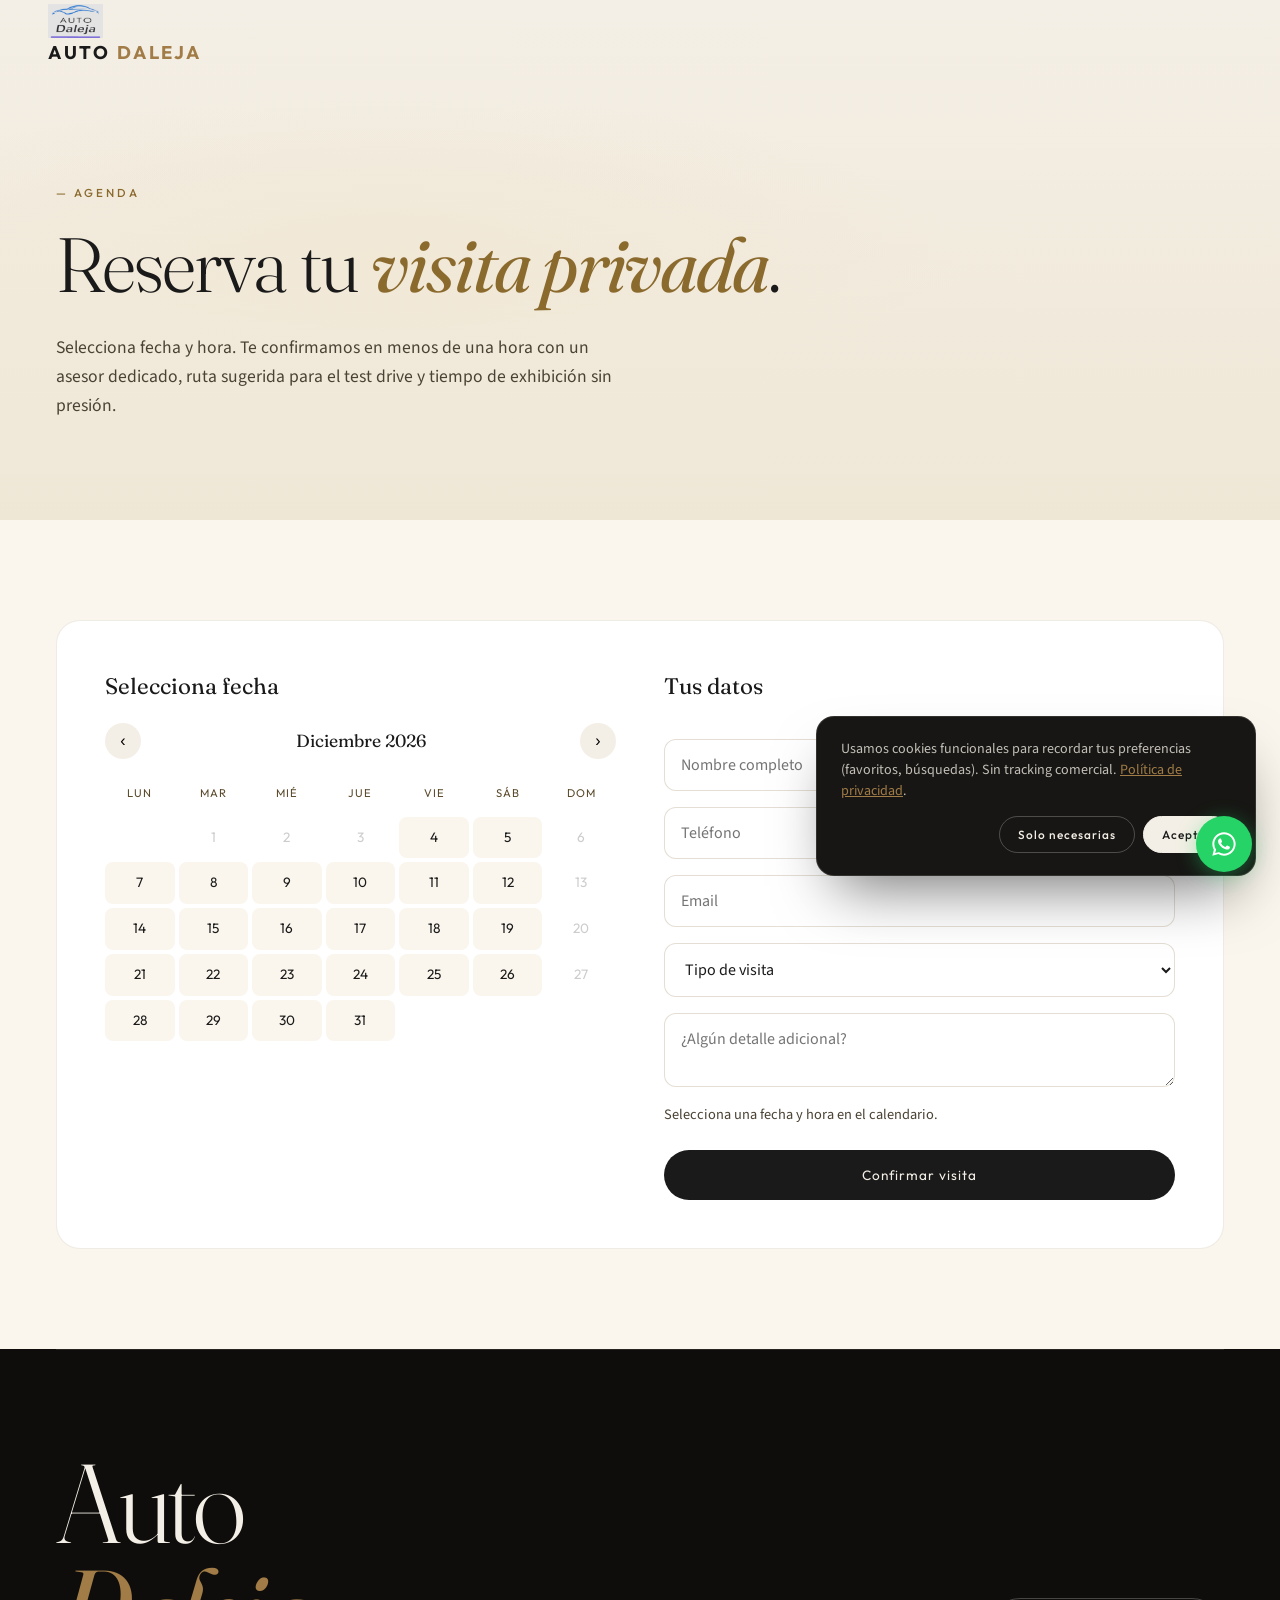
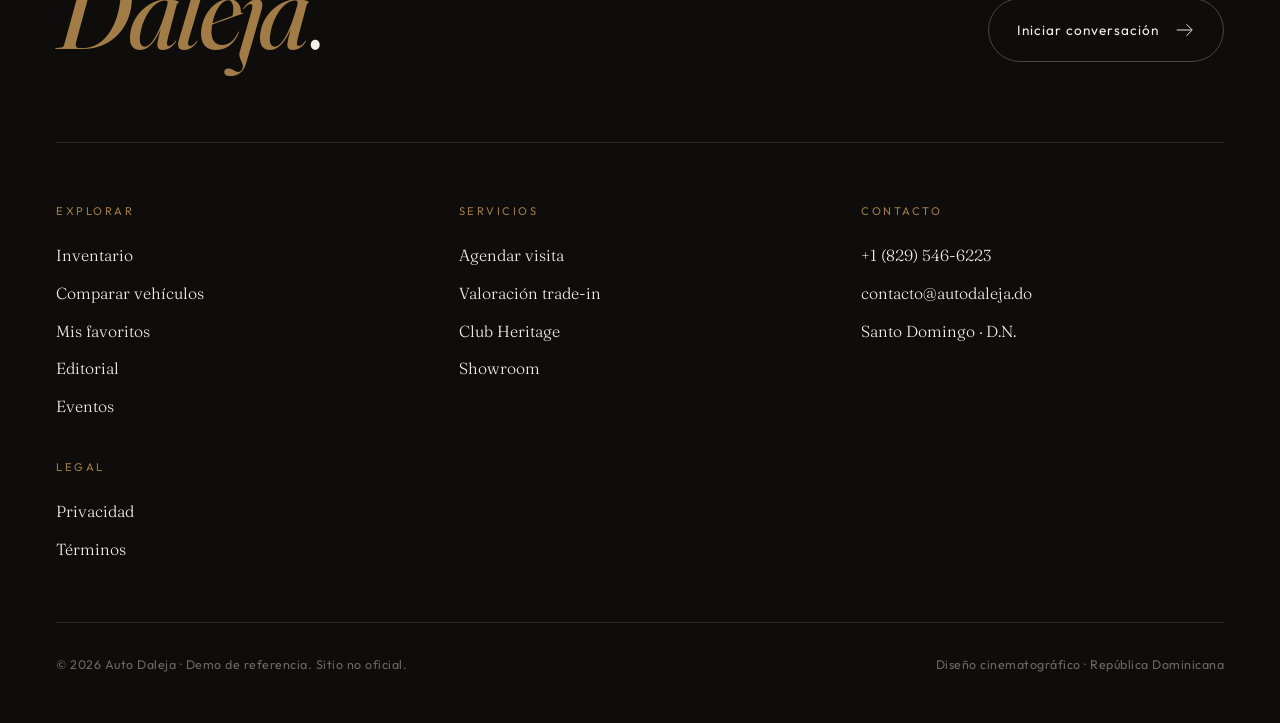
<file: cita.html>
<!DOCTYPE html>
<html lang="es">
<head>
  <meta charset="UTF-8">
  <meta name="viewport" content="width=device-width, initial-scale=1.0">
  <title>Agendar Visita — Auto Daleja</title>
  <link rel="preconnect" href="https://fonts.googleapis.com">
  <link rel="preconnect" href="https://fonts.gstatic.com" crossorigin>
  <link href="https://fonts.googleapis.com/css2?family=Bebas+Neue&family=Fraunces:ital,opsz,wght@0,9..144,300;0,9..144,400;1,9..144,300&family=Outfit:wght@200;300;400;500;600;700&family=Source+Sans+3:wght@300;400;500;600&display=swap" rel="stylesheet">
  <link rel="stylesheet" href="css/shared.css?v=6">
  <link rel="stylesheet" href="css/index.css?v=6">
  <link rel="stylesheet" href="css/pages.css?v=1">
</head>
<body>
  <div data-shell="navbar"></div>

  <header class="page-header">
    <div class="page-header__inner">
      <span class="page-header__eyebrow">— Agenda</span>
      <h1 class="page-header__title">Reserva tu <em>visita privada</em>.</h1>
      <p class="page-header__lede">Selecciona fecha y hora. Te confirmamos en menos de una hora con un asesor dedicado, ruta sugerida para el test drive y tiempo de exhibición sin presión.</p>
    </div>
  </header>

  <section class="page-section">
    <div class="page-section__inner">
      <div class="booking-grid">
        <div class="booking-cal">
          <h3 class="booking-cal__title">Selecciona fecha</h3>
          <div class="booking-cal__nav">
            <button id="prevMonth" aria-label="Mes anterior">‹</button>
            <span class="booking-cal__month" id="monthLabel"></span>
            <button id="nextMonth" aria-label="Mes siguiente">›</button>
          </div>
          <div class="booking-cal__grid" id="calGrid"></div>
          <div class="booking-cal__times" id="timesGrid" style="display:none"></div>
        </div>

        <form class="booking-form" id="bookingForm" onsubmit="event.preventDefault();">
          <h3 class="booking-form__title">Tus datos</h3>
          <input type="text" name="nombre" placeholder="Nombre completo" required>
          <input type="tel" name="telefono" placeholder="Teléfono" required>
          <input type="email" name="email" placeholder="Email">
          <select name="tipo">
            <option value="">Tipo de visita</option>
            <option>Conocer un vehículo específico</option>
            <option>Test drive</option>
            <option>Asesoría general</option>
            <option>Valoración de mi vehículo actual</option>
          </select>
          <textarea name="nota" placeholder="¿Algún detalle adicional?"></textarea>
          <p id="bookingSummary" style="font-family:'Source Sans 3',sans-serif;color:var(--ink-500);font-size:0.9rem;margin:0">Selecciona una fecha y hora en el calendario.</p>
          <button type="submit">Confirmar visita</button>
        </form>
      </div>
    </div>
  </section>

  <div data-shell="footer"></div>

  <script src="js/features.js?v=1"></script>
  <script src="js/page-shell.js?v=1"></script>
  <script>
  (function () {
    const TIMES = ['09:30', '11:00', '12:30', '14:30', '16:00', '17:30'];
    const monthNames = ['Enero','Febrero','Marzo','Abril','Mayo','Junio','Julio','Agosto','Septiembre','Octubre','Noviembre','Diciembre'];
    const dayNames = ['Lun','Mar','Mié','Jue','Vie','Sáb','Dom'];
    let viewDate = new Date();
    viewDate.setDate(1);
    let selectedDay = null;
    let selectedTime = null;

    const calGrid = document.getElementById('calGrid');
    const timesGrid = document.getElementById('timesGrid');
    const monthLabel = document.getElementById('monthLabel');
    const summary = document.getElementById('bookingSummary');

    function render() {
      const y = viewDate.getFullYear();
      const m = viewDate.getMonth();
      monthLabel.textContent = monthNames[m] + ' ' + y;
      const firstDay = (new Date(y, m, 1).getDay() + 6) % 7; // 0 = Mon
      const lastDate = new Date(y, m + 1, 0).getDate();
      const today = new Date(); today.setHours(0,0,0,0);
      let html = '';
      dayNames.forEach(d => html += `<div class="booking-cal__head">${d}</div>`);
      for (let i = 0; i < firstDay; i++) html += `<div class="booking-cal__day is-empty"></div>`;
      for (let d = 1; d <= lastDate; d++) {
        const date = new Date(y, m, d);
        const isPast = date < today;
        const isSunday = date.getDay() === 0;
        const disabled = isPast || isSunday;
        const sel = selectedDay && selectedDay.getTime() === date.getTime();
        html += `<div class="booking-cal__day ${disabled ? 'is-disabled' : ''} ${sel ? 'is-selected' : ''}" data-d="${date.toISOString()}">${d}</div>`;
      }
      calGrid.innerHTML = html;
    }

    function renderTimes() {
      if (!selectedDay) { timesGrid.style.display = 'none'; return; }
      timesGrid.style.display = '';
      timesGrid.innerHTML = TIMES.map(t =>
        `<div class="booking-cal__time ${selectedTime===t?'is-selected':''}" data-t="${t}">${t}</div>`
      ).join('');
    }

    function updateSummary() {
      if (!selectedDay) { summary.textContent = 'Selecciona una fecha y hora en el calendario.'; return; }
      const f = selectedDay.toLocaleDateString('es-DO', { weekday:'long', day:'numeric', month:'long' });
      summary.innerHTML = `<strong>Fecha:</strong> ${f} ${selectedTime ? '· <strong>Hora:</strong> ' + selectedTime : ''}`;
    }

    calGrid.addEventListener('click', (e) => {
      const d = e.target.closest('.booking-cal__day');
      if (!d || d.classList.contains('is-disabled') || d.classList.contains('is-empty')) return;
      selectedDay = new Date(d.dataset.d);
      selectedTime = null;
      render(); renderTimes(); updateSummary();
    });
    timesGrid.addEventListener('click', (e) => {
      const t = e.target.closest('.booking-cal__time');
      if (!t) return;
      selectedTime = t.dataset.t;
      renderTimes(); updateSummary();
    });
    document.getElementById('prevMonth').addEventListener('click', () => { viewDate.setMonth(viewDate.getMonth() - 1); render(); });
    document.getElementById('nextMonth').addEventListener('click', () => { viewDate.setMonth(viewDate.getMonth() + 1); render(); });

    document.getElementById('bookingForm').addEventListener('submit', () => {
      if (!selectedDay || !selectedTime) {
        MatosModal.open(`<h2>Selección <em>incompleta</em></h2><p>Por favor selecciona una fecha y una hora antes de confirmar.</p>`);
        return;
      }
      const f = selectedDay.toLocaleDateString('es-DO', { weekday:'long', day:'numeric', month:'long' });
      MatosModal.open(`
        <div class="modal__success">
          <div class="check">✓</div>
          <h2>Visita <em>reservada</em></h2>
          <p>Te esperamos el <strong>${f}</strong> a las <strong>${selectedTime}</strong>.<br>Un asesor confirmará por WhatsApp en menos de 1 hora.</p>
          <a href="https://wa.me/18295466223?text=Hola%2C%20acabo%20de%20reservar%20una%20visita%20a%20trav%C3%A9s%20de%20su%20sitio%20web%20%28https%3A%2F%2Fautodaleja.vercel.app%29.%20Quedo%20atento%20a%20la%20confirmaci%C3%B3n." target="_blank" rel="noopener" class="btn-cinema btn-cinema--solid" style="margin-top:8px">Abrir WhatsApp</a>
        </div>`);
    });

    render();
  })();
  </script>
</body>
</html>
</file>
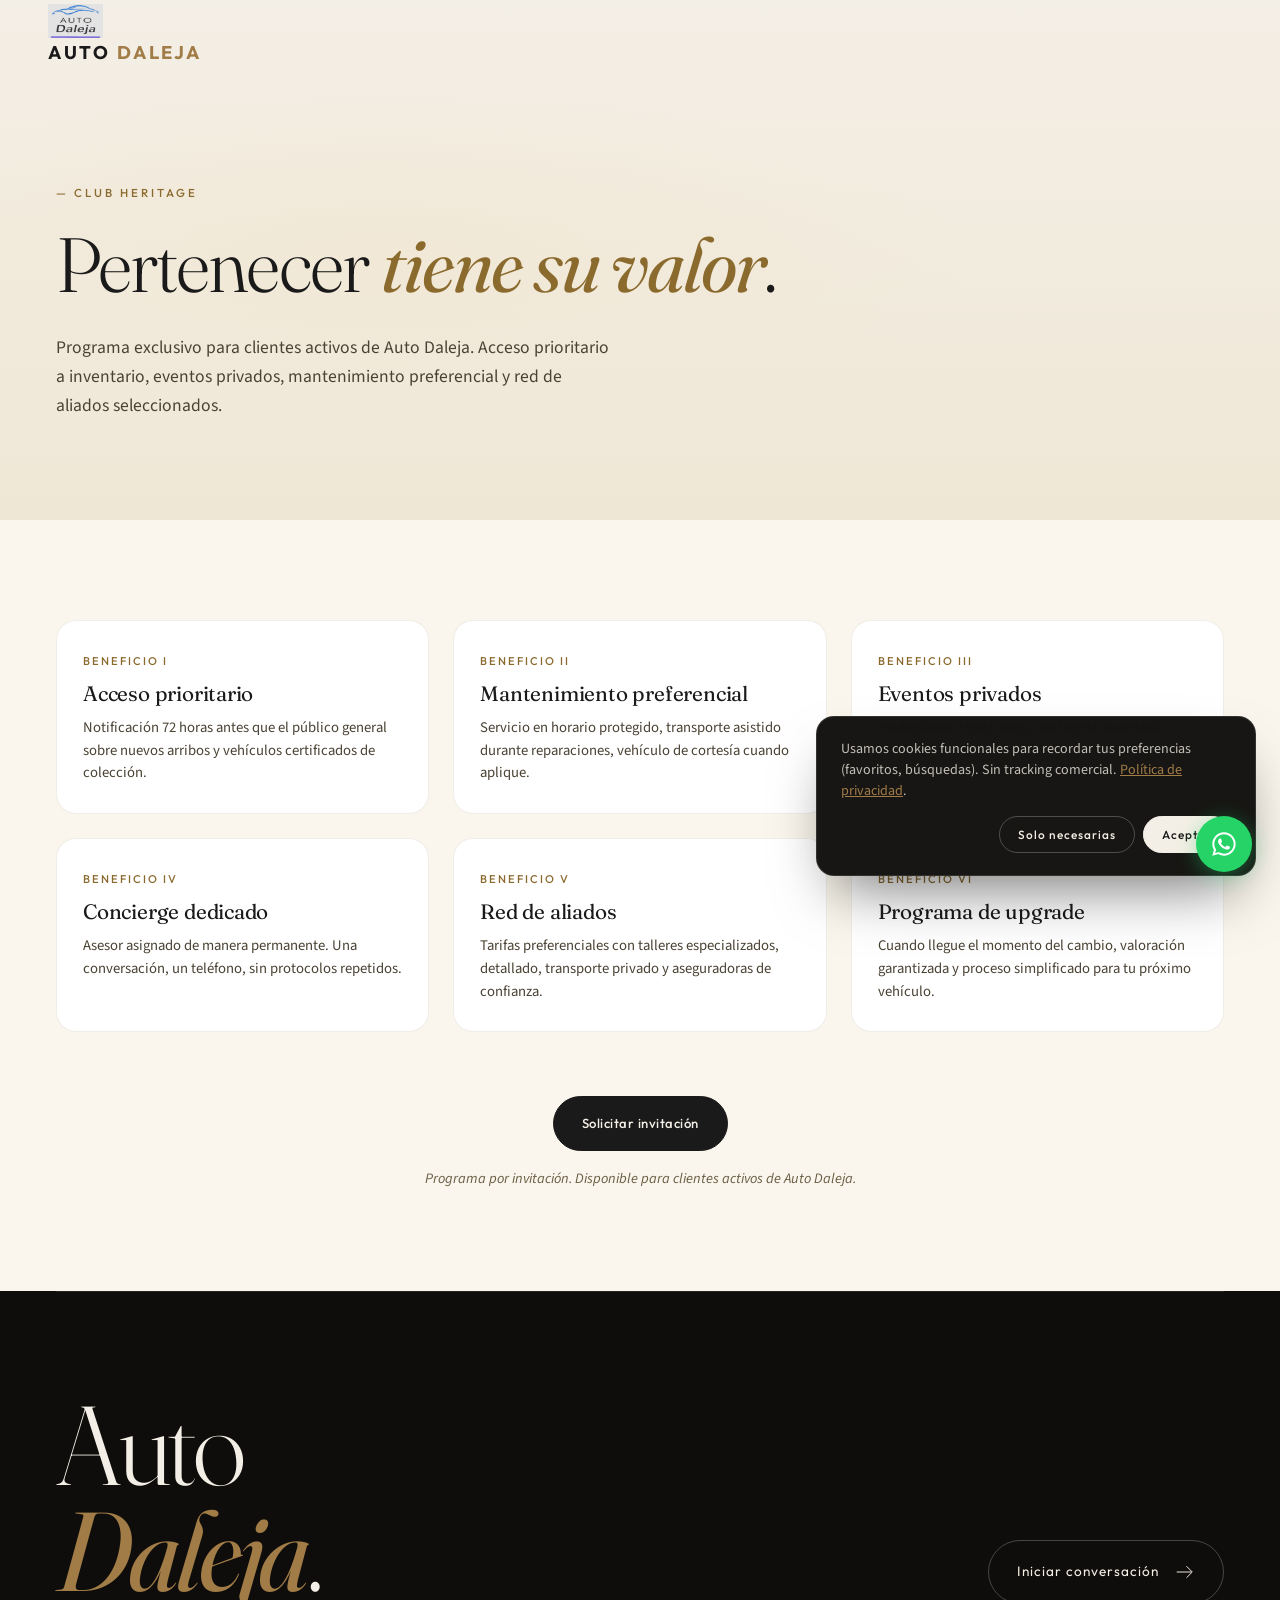
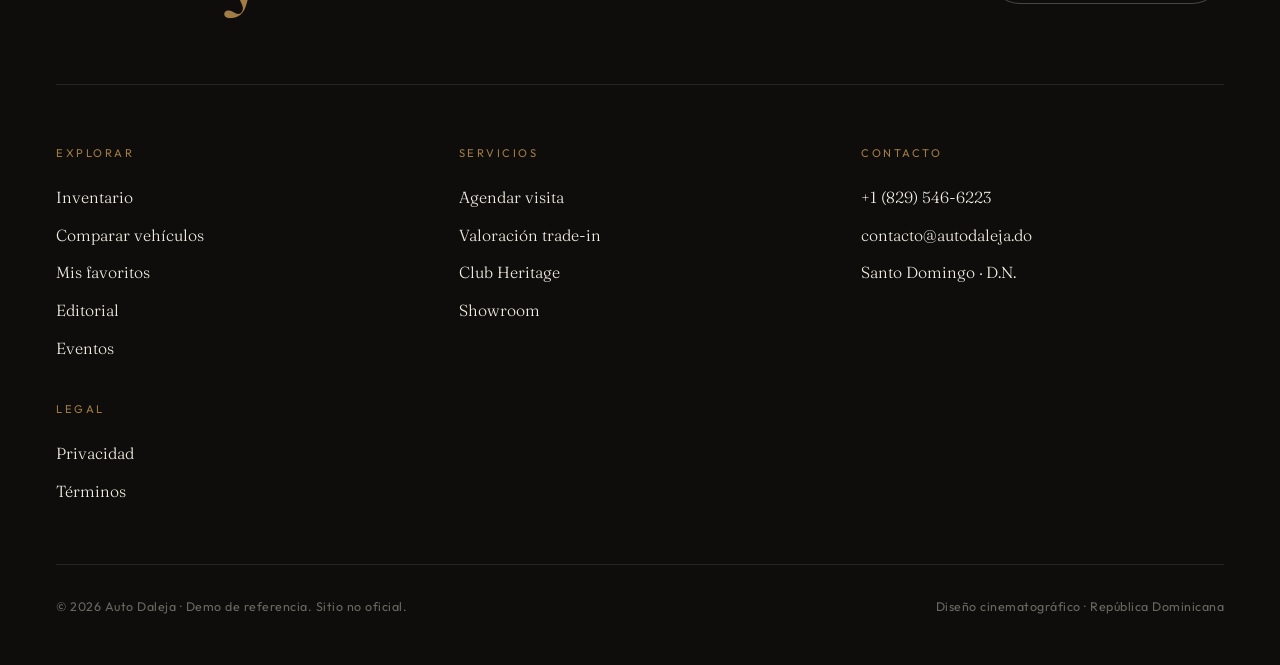
<file: club.html>
<!DOCTYPE html>
<html lang="es">
<head>
  <meta charset="UTF-8">
  <meta name="viewport" content="width=device-width, initial-scale=1.0">
  <title>Club Heritage — Auto Daleja</title>
  <link rel="preconnect" href="https://fonts.googleapis.com">
  <link rel="preconnect" href="https://fonts.gstatic.com" crossorigin>
  <link href="https://fonts.googleapis.com/css2?family=Bebas+Neue&family=Fraunces:ital,opsz,wght@0,9..144,300;0,9..144,400;1,9..144,300&family=Outfit:wght@200;300;400;500;600;700&family=Source+Sans+3:wght@300;400;500;600&display=swap" rel="stylesheet">
  <link rel="stylesheet" href="css/shared.css?v=6">
  <link rel="stylesheet" href="css/index.css?v=6">
  <link rel="stylesheet" href="css/pages.css?v=1">
</head>
<body>
  <div data-shell="navbar"></div>

  <header class="page-header">
    <div class="page-header__inner">
      <span class="page-header__eyebrow">— Club Heritage</span>
      <h1 class="page-header__title">Pertenecer <em>tiene su valor</em>.</h1>
      <p class="page-header__lede">Programa exclusivo para clientes activos de Auto Daleja. Acceso prioritario a inventario, eventos privados, mantenimiento preferencial y red de aliados seleccionados.</p>
    </div>
  </header>

  <section class="page-section">
    <div class="page-section__inner">
      <div class="cards-grid" style="grid-template-columns: repeat(auto-fill, minmax(280px, 1fr))">

        <div class="story-card" style="cursor:default">
          <div class="story-card__body" style="padding-top:32px">
            <span class="story-card__cat">Beneficio I</span>
            <h3 class="story-card__title">Acceso prioritario</h3>
            <p class="story-card__excerpt">Notificación 72 horas antes que el público general sobre nuevos arribos y vehículos certificados de colección.</p>
          </div>
        </div>

        <div class="story-card" style="cursor:default">
          <div class="story-card__body" style="padding-top:32px">
            <span class="story-card__cat">Beneficio II</span>
            <h3 class="story-card__title">Mantenimiento preferencial</h3>
            <p class="story-card__excerpt">Servicio en horario protegido, transporte asistido durante reparaciones, vehículo de cortesía cuando aplique.</p>
          </div>
        </div>

        <div class="story-card" style="cursor:default">
          <div class="story-card__body" style="padding-top:32px">
            <span class="story-card__cat">Beneficio III</span>
            <h3 class="story-card__title">Eventos privados</h3>
            <p class="story-card__excerpt">Invitaciones a track days, noches de inventario, tertulias con coleccionistas y rutas Heritage.</p>
          </div>
        </div>

        <div class="story-card" style="cursor:default">
          <div class="story-card__body" style="padding-top:32px">
            <span class="story-card__cat">Beneficio IV</span>
            <h3 class="story-card__title">Concierge dedicado</h3>
            <p class="story-card__excerpt">Asesor asignado de manera permanente. Una conversación, un teléfono, sin protocolos repetidos.</p>
          </div>
        </div>

        <div class="story-card" style="cursor:default">
          <div class="story-card__body" style="padding-top:32px">
            <span class="story-card__cat">Beneficio V</span>
            <h3 class="story-card__title">Red de aliados</h3>
            <p class="story-card__excerpt">Tarifas preferenciales con talleres especializados, detallado, transporte privado y aseguradoras de confianza.</p>
          </div>
        </div>

        <div class="story-card" style="cursor:default">
          <div class="story-card__body" style="padding-top:32px">
            <span class="story-card__cat">Beneficio VI</span>
            <h3 class="story-card__title">Programa de upgrade</h3>
            <p class="story-card__excerpt">Cuando llegue el momento del cambio, valoración garantizada y proceso simplificado para tu próximo vehículo.</p>
          </div>
        </div>

      </div>

      <div style="text-align:center; margin-top:64px">
        <a href="https://wa.me/18295466223?text=Hola%2C%20escribo%20desde%20su%20sitio%20web%20%28https%3A%2F%2Fautodaleja.vercel.app%29%20para%20solicitar%20invitaci%C3%B3n%20al%20Club%20Heritage." target="_blank" rel="noopener" class="btn-cinema btn-cinema--solid">Solicitar invitación</a>
        <p style="font-family:'Source Sans 3',sans-serif;color:var(--ink-300);margin-top:16px;font-size:0.9rem;font-style:italic">Programa por invitación. Disponible para clientes activos de Auto Daleja.</p>
      </div>
    </div>
  </section>

  <div data-shell="footer"></div>

  <script src="js/features.js?v=1"></script>
  <script src="js/page-shell.js?v=1"></script>
</body>
</html>
</file>
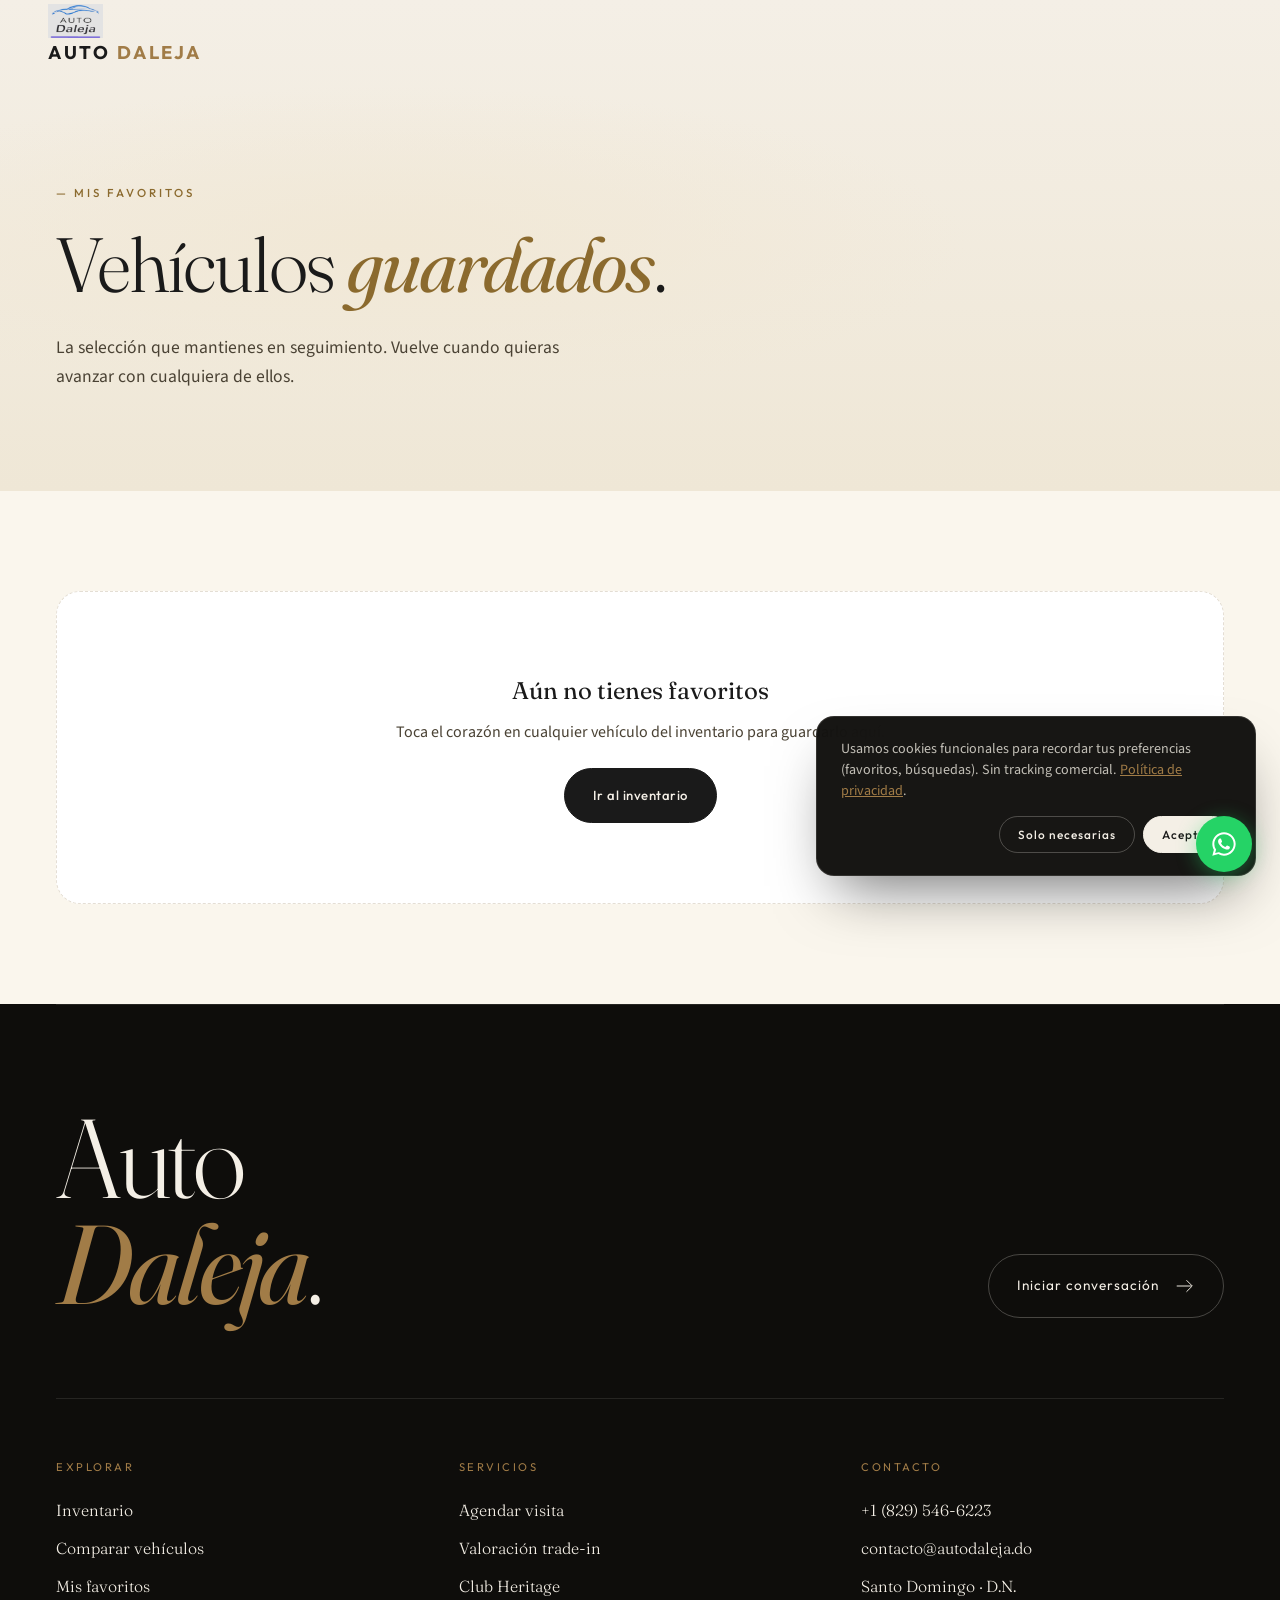
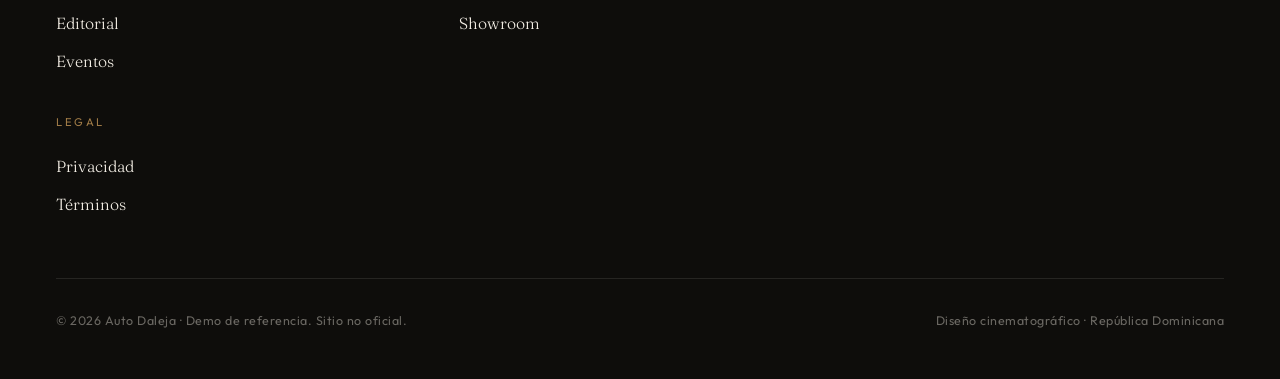
<file: favoritos.html>
<!DOCTYPE html>
<html lang="es">
<head>
  <meta charset="UTF-8">
  <meta name="viewport" content="width=device-width, initial-scale=1.0">
  <title>Favoritos — Auto Daleja</title>
  <meta name="description" content="Tus vehículos guardados en Auto Daleja.">
  <link rel="preconnect" href="https://fonts.googleapis.com">
  <link rel="preconnect" href="https://fonts.gstatic.com" crossorigin>
  <link href="https://fonts.googleapis.com/css2?family=Bebas+Neue&family=Fraunces:ital,opsz,wght@0,9..144,300;0,9..144,400;1,9..144,300&family=Outfit:wght@200;300;400;500;600;700&family=Source+Sans+3:wght@300;400;500;600&display=swap" rel="stylesheet">
  <link rel="stylesheet" href="css/shared.css?v=6">
  <link rel="stylesheet" href="css/index.css?v=6">
  <link rel="stylesheet" href="css/pages.css?v=1">
</head>
<body>
  <div data-shell="navbar"></div>

  <header class="page-header">
    <div class="page-header__inner">
      <span class="page-header__eyebrow">— Mis favoritos</span>
      <h1 class="page-header__title">Vehículos <em>guardados</em>.</h1>
      <p class="page-header__lede">La selección que mantienes en seguimiento. Vuelve cuando quieras avanzar con cualquiera de ellos.</p>
    </div>
  </header>

  <section class="page-section">
    <div class="page-section__inner">
      <div class="inventory__grid" id="favGrid"></div>
      <div class="empty-state" id="favEmpty" style="display:none">
        <h3>Aún no tienes favoritos</h3>
        <p>Toca el corazón en cualquier vehículo del inventario para guardarlo aquí.</p>
        <a href="index.html#inventario" class="btn-cinema btn-cinema--solid">Ir al inventario</a>
      </div>
    </div>
  </section>

  <div data-shell="footer"></div>

  <script src="js/vehiculos-data.js?v=4"></script>
  <script src="js/features.js?v=1"></script>
  <script src="js/page-shell.js?v=1"></script>
  <script>
  (function () {
    function fmt(v) { return v.precioConsultar ? 'Precio a consultar' : 'RD$ ' + v.precio.toLocaleString('es-DO'); }
    function card(v, i) {
      const img = (v.imagenes && v.imagenes[0]) || 'porche.png';
      return `
        <a class="inv-card" href="vehiculo.html#${v.id}" style="--i:${i}">
          <div class="inv-card__media">
            <img src="${img}" alt="${v.marca} ${v.modelo}" loading="lazy">
            <span class="inv-card__badge">${v.condicion}</span>
            <button class="wish-btn is-active" data-wish-id="${v.id}" aria-label="Quitar de favoritos">
              <svg viewBox="0 0 24 24"><path class="wish-fill wish-stroke" stroke="currentColor" stroke-width="1.6" d="M12 21s-7-4.534-7-10a4.5 4.5 0 0 1 8-2.83A4.5 4.5 0 0 1 19 11c0 5.466-7 10-7 10z"/></svg>
            </button>
          </div>
          <div class="inv-card__body">
            <div class="inv-card__head">
              <span class="inv-card__brand">${v.marca}</span>
              <span class="inv-card__year">${v.ano}</span>
            </div>
            <h3 class="inv-card__title">${v.modelo}</h3>
            <div class="inv-card__meta"><span>${v.tipo}</span><i>·</i><span>${v.transmision}</span><i>·</i><span>${v.combustible}</span></div>
            <div class="inv-card__foot">
              <span class="inv-card__price">${fmt(v)}</span>
              <span class="inv-card__arrow"><svg viewBox="0 0 24 24" width="16" height="16" fill="none" stroke="currentColor" stroke-width="1.5"><path d="M5 12h14M13 6l6 6-6 6" stroke-linecap="round" stroke-linejoin="round"/></svg></span>
            </div>
          </div>
        </a>`;
    }
    function render() {
      const ids = MatosWishlist.get();
      const grid = document.getElementById('favGrid');
      const empty = document.getElementById('favEmpty');
      const items = VEHICULOS.filter(v => ids.includes(v.id));
      if (!items.length) {
        grid.innerHTML = '';
        empty.style.display = '';
      } else {
        empty.style.display = 'none';
        grid.innerHTML = items.map(card).join('');
      }
    }
    document.addEventListener('DOMContentLoaded', render);
    window.addEventListener('wishlist:change', render);
  })();
  </script>
</body>
</html>
</file>
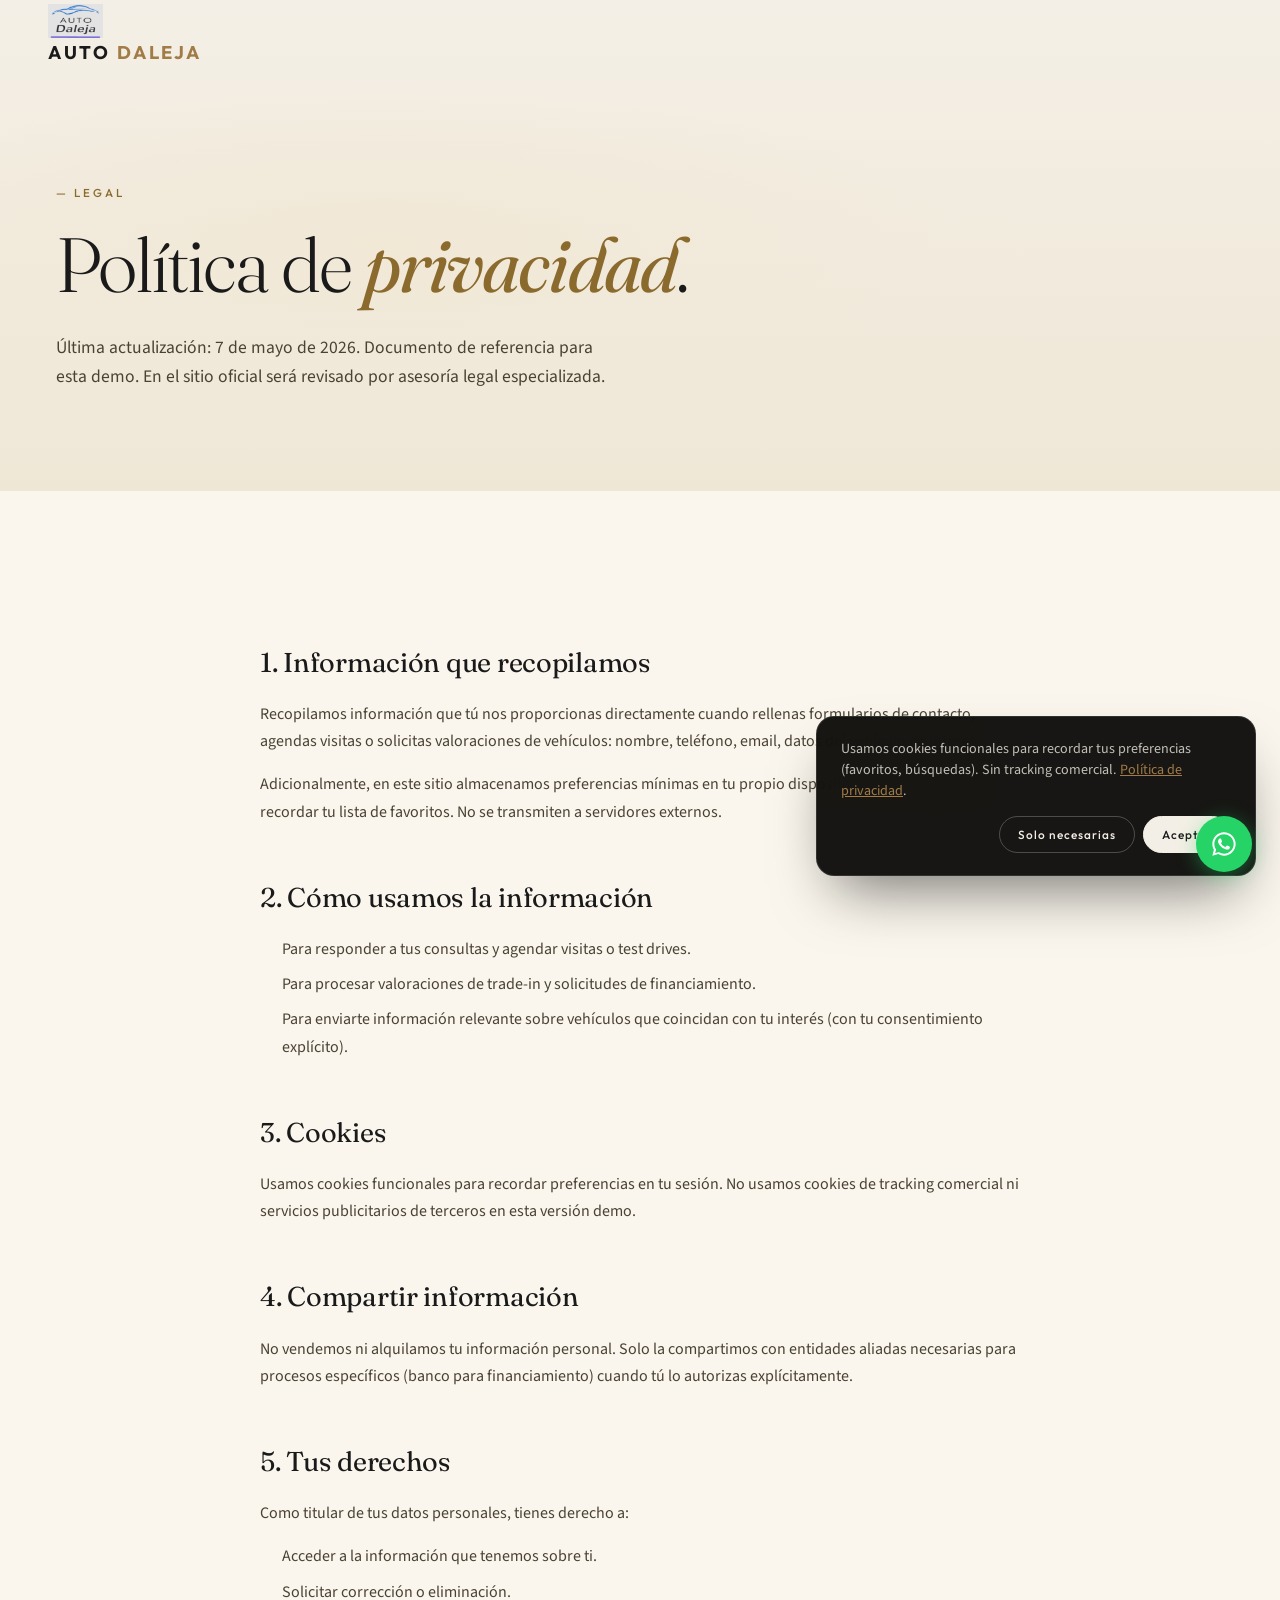
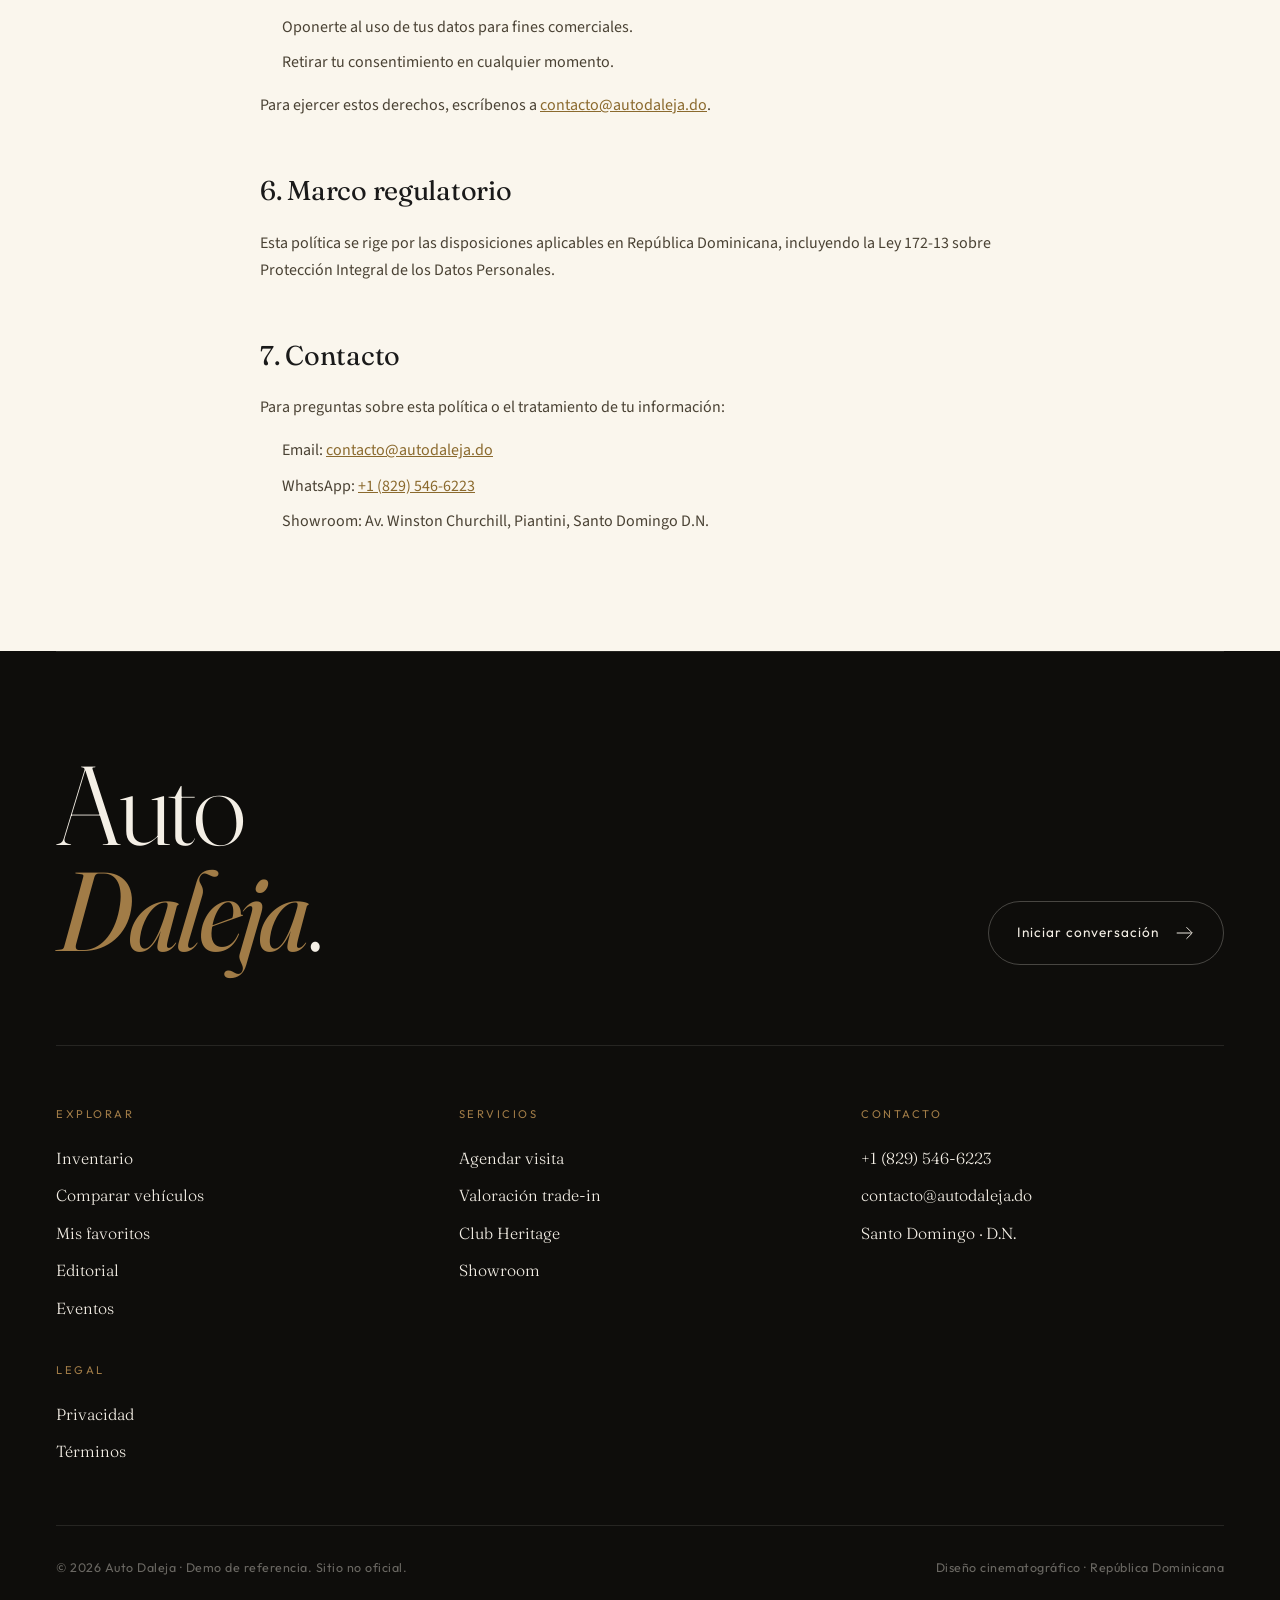
<file: privacidad.html>
<!DOCTYPE html>
<html lang="es">
<head>
  <meta charset="UTF-8">
  <meta name="viewport" content="width=device-width, initial-scale=1.0">
  <title>Política de Privacidad — Auto Daleja</title>
  <link rel="preconnect" href="https://fonts.googleapis.com">
  <link rel="preconnect" href="https://fonts.gstatic.com" crossorigin>
  <link href="https://fonts.googleapis.com/css2?family=Bebas+Neue&family=Fraunces:ital,opsz,wght@0,9..144,300;0,9..144,400;1,9..144,300&family=Outfit:wght@200;300;400;500;600;700&family=Source+Sans+3:wght@300;400;500;600&display=swap" rel="stylesheet">
  <link rel="stylesheet" href="css/shared.css?v=6">
  <link rel="stylesheet" href="css/index.css?v=6">
  <link rel="stylesheet" href="css/pages.css?v=1">
</head>
<body>
  <div data-shell="navbar"></div>

  <header class="page-header">
    <div class="page-header__inner">
      <span class="page-header__eyebrow">— Legal</span>
      <h1 class="page-header__title">Política de <em>privacidad</em>.</h1>
      <p class="page-header__lede">Última actualización: 7 de mayo de 2026. Documento de referencia para esta demo. En el sitio oficial será revisado por asesoría legal especializada.</p>
    </div>
  </header>

  <section class="page-section">
    <div class="prose">
      <h2>1. Información que recopilamos</h2>
      <p>Recopilamos información que tú nos proporcionas directamente cuando rellenas formularios de contacto, agendas visitas o solicitas valoraciones de vehículos: nombre, teléfono, email, datos del vehículo de interés.</p>
      <p>Adicionalmente, en este sitio almacenamos preferencias mínimas en tu propio dispositivo (localStorage) para recordar tu lista de favoritos. No se transmiten a servidores externos.</p>

      <h2>2. Cómo usamos la información</h2>
      <ul>
        <li>Para responder a tus consultas y agendar visitas o test drives.</li>
        <li>Para procesar valoraciones de trade-in y solicitudes de financiamiento.</li>
        <li>Para enviarte información relevante sobre vehículos que coincidan con tu interés (con tu consentimiento explícito).</li>
      </ul>

      <h2>3. Cookies</h2>
      <p>Usamos cookies funcionales para recordar preferencias en tu sesión. No usamos cookies de tracking comercial ni servicios publicitarios de terceros en esta versión demo.</p>

      <h2>4. Compartir información</h2>
      <p>No vendemos ni alquilamos tu información personal. Solo la compartimos con entidades aliadas necesarias para procesos específicos (banco para financiamiento) cuando tú lo autorizas explícitamente.</p>

      <h2>5. Tus derechos</h2>
      <p>Como titular de tus datos personales, tienes derecho a:</p>
      <ul>
        <li>Acceder a la información que tenemos sobre ti.</li>
        <li>Solicitar corrección o eliminación.</li>
        <li>Oponerte al uso de tus datos para fines comerciales.</li>
        <li>Retirar tu consentimiento en cualquier momento.</li>
      </ul>
      <p>Para ejercer estos derechos, escríbenos a <a href="mailto:contacto@autodaleja.do">contacto@autodaleja.do</a>.</p>

      <h2>6. Marco regulatorio</h2>
      <p>Esta política se rige por las disposiciones aplicables en República Dominicana, incluyendo la Ley 172-13 sobre Protección Integral de los Datos Personales.</p>

      <h2>7. Contacto</h2>
      <p>Para preguntas sobre esta política o el tratamiento de tu información:</p>
      <ul>
        <li>Email: <a href="mailto:contacto@autodaleja.do">contacto@autodaleja.do</a></li>
        <li>WhatsApp: <a href="https://wa.me/18295466223?text=Hola%2C%20escribo%20desde%20su%20sitio%20web%20%28https%3A%2F%2Fautodaleja.vercel.app%29%20y%20tengo%20una%20consulta%20sobre%20privacidad.">+1 (829) 546-6223</a></li>
        <li>Showroom: Av. Winston Churchill, Piantini, Santo Domingo D.N.</li>
      </ul>
    </div>
  </section>

  <div data-shell="footer"></div>

  <script src="js/features.js?v=1"></script>
  <script src="js/page-shell.js?v=1"></script>
</body>
</html>
</file>
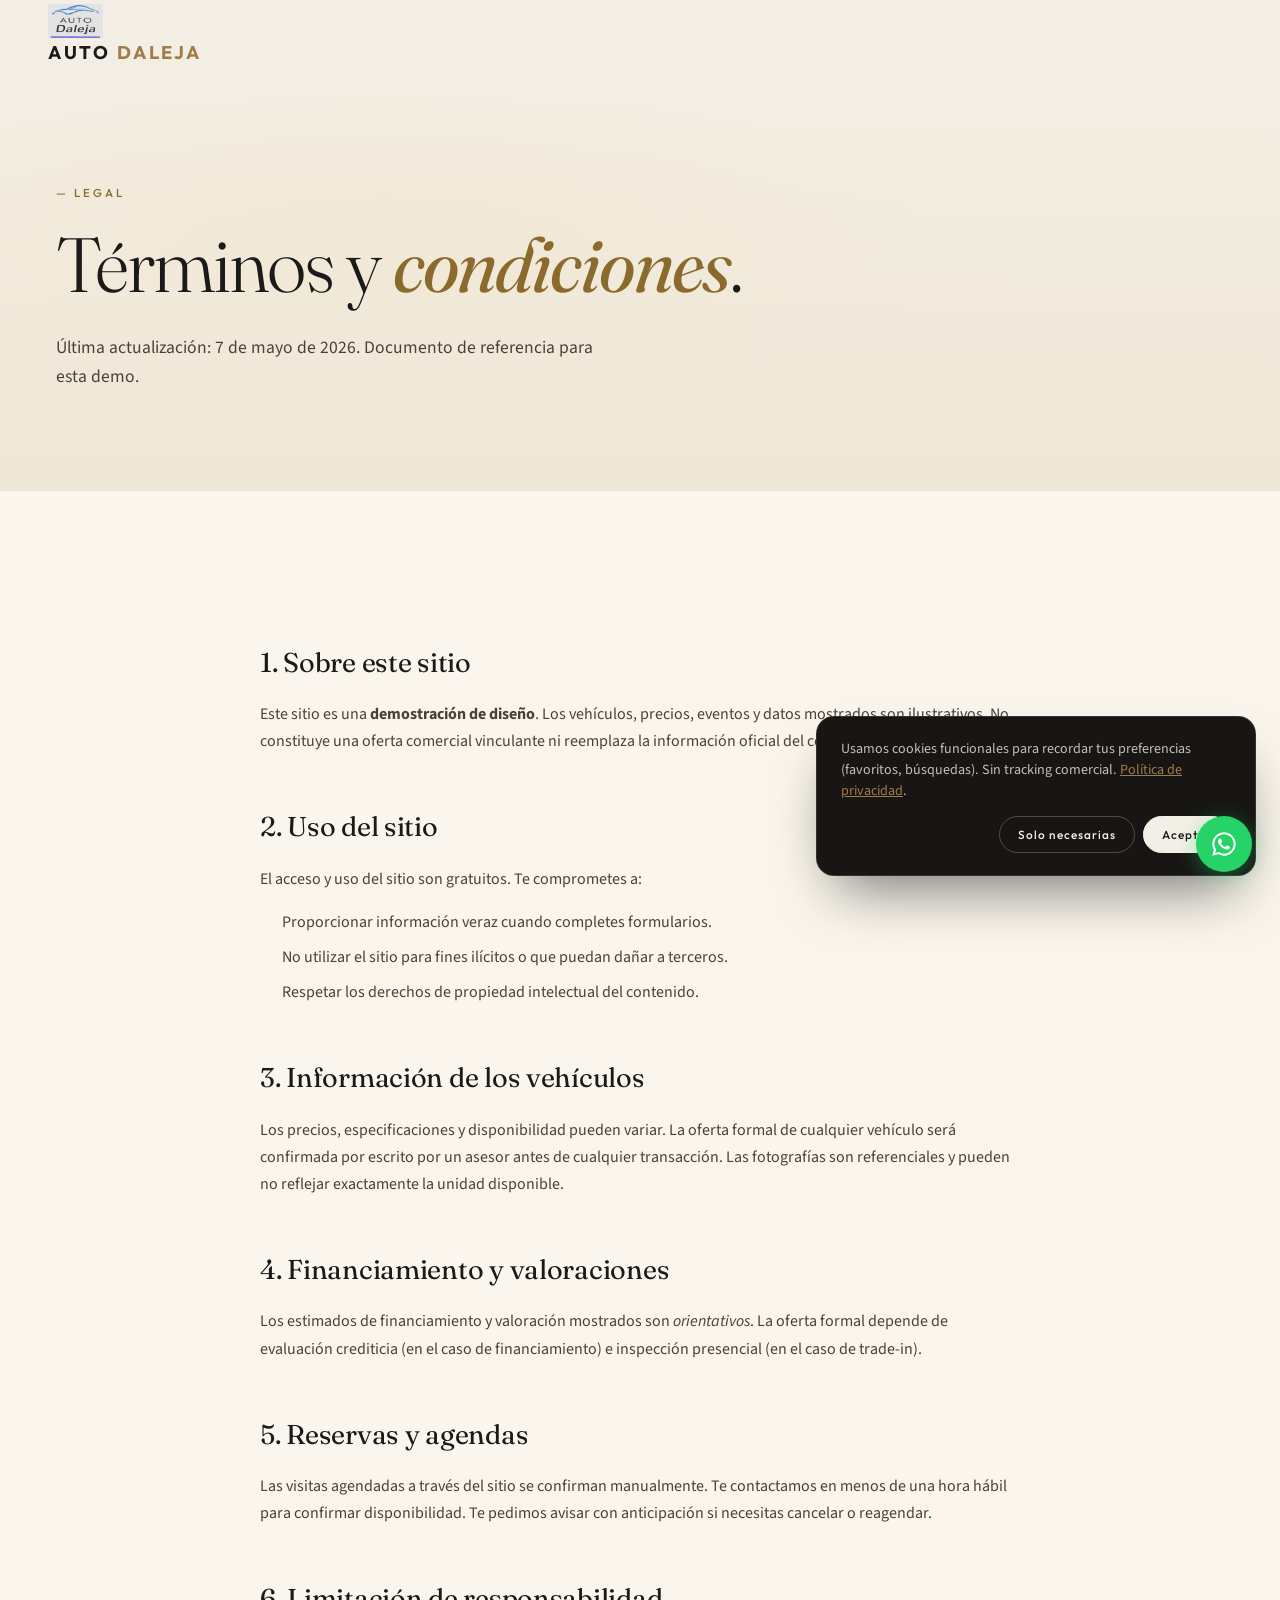
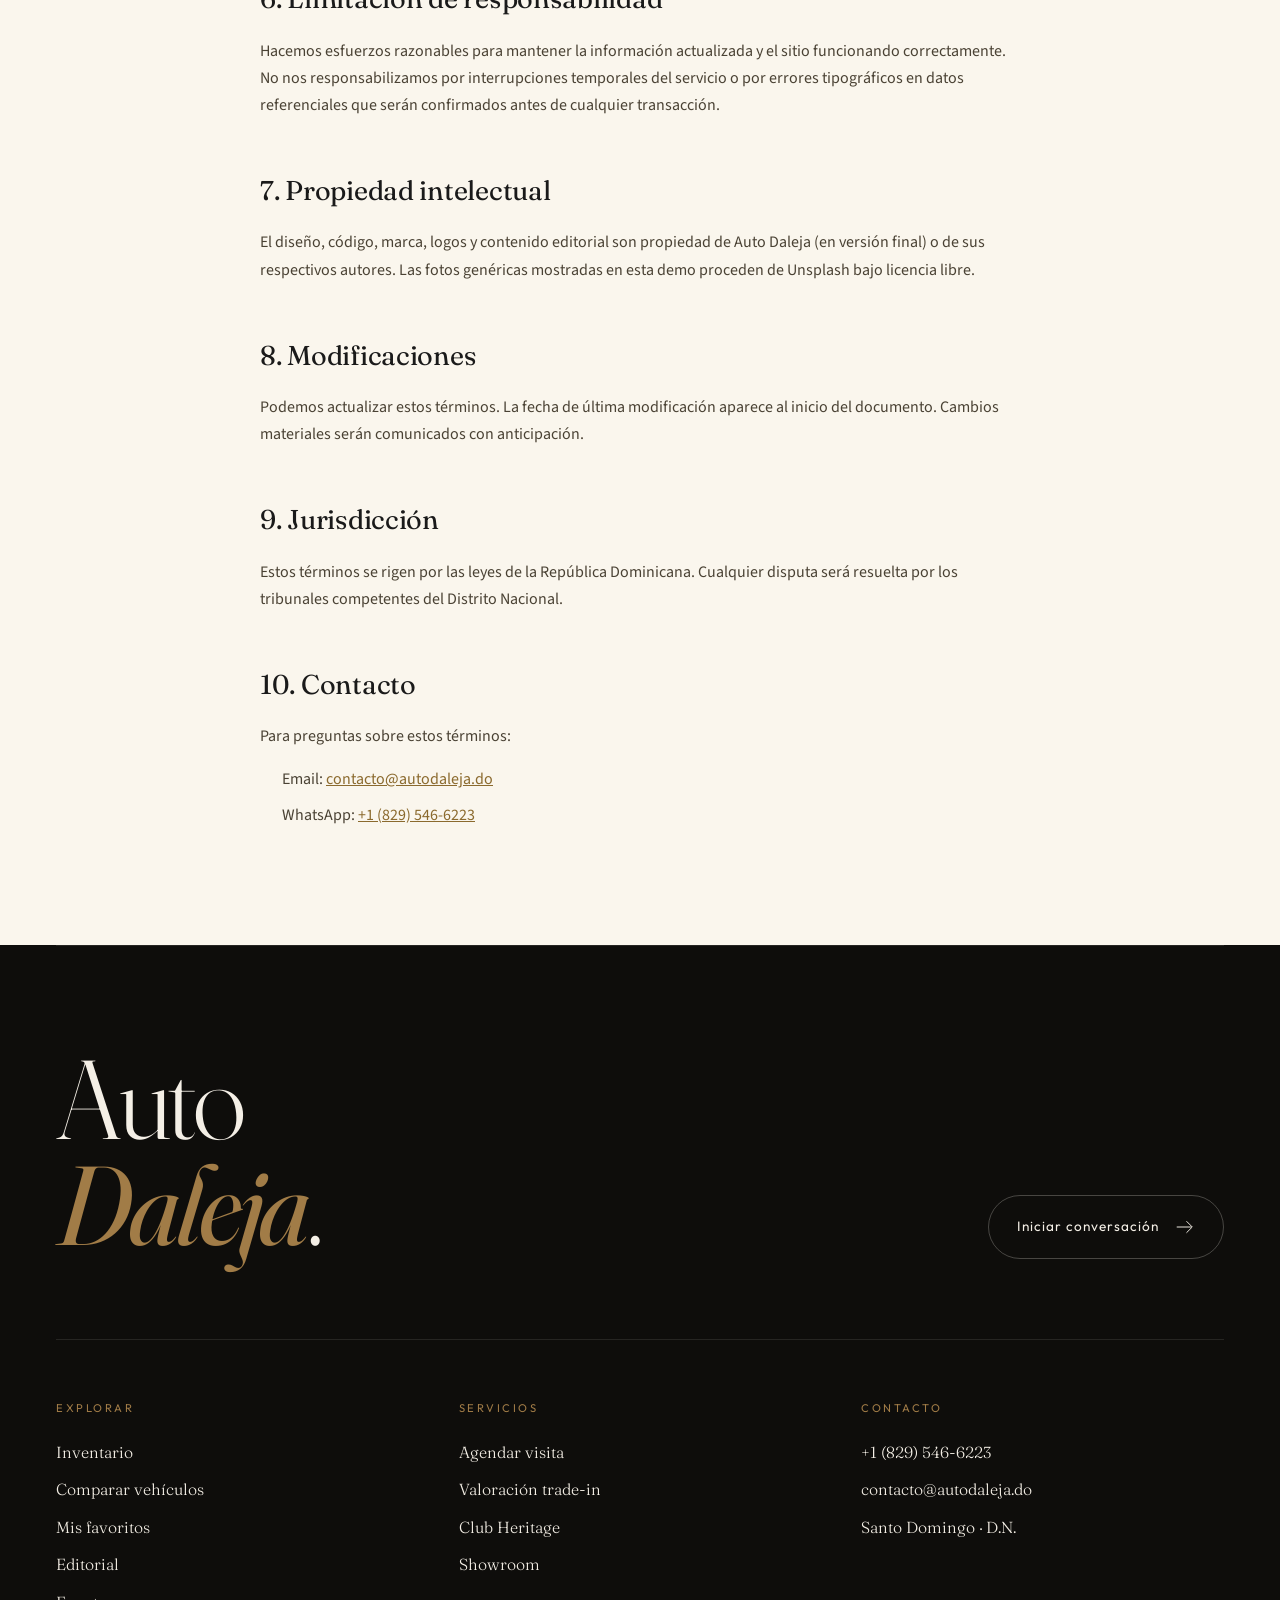
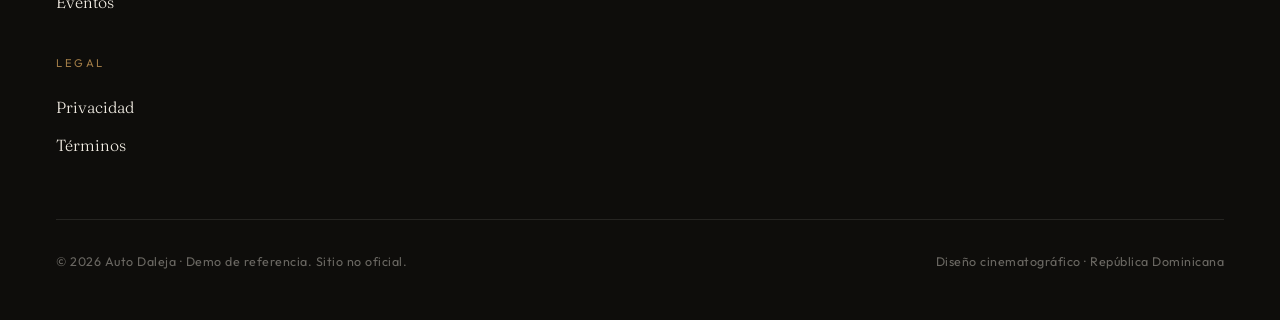
<file: terminos.html>
<!DOCTYPE html>
<html lang="es">
<head>
  <meta charset="UTF-8">
  <meta name="viewport" content="width=device-width, initial-scale=1.0">
  <title>Términos y Condiciones — Auto Daleja</title>
  <link rel="preconnect" href="https://fonts.googleapis.com">
  <link rel="preconnect" href="https://fonts.gstatic.com" crossorigin>
  <link href="https://fonts.googleapis.com/css2?family=Bebas+Neue&family=Fraunces:ital,opsz,wght@0,9..144,300;0,9..144,400;1,9..144,300&family=Outfit:wght@200;300;400;500;600;700&family=Source+Sans+3:wght@300;400;500;600&display=swap" rel="stylesheet">
  <link rel="stylesheet" href="css/shared.css?v=6">
  <link rel="stylesheet" href="css/index.css?v=6">
  <link rel="stylesheet" href="css/pages.css?v=1">
</head>
<body>
  <div data-shell="navbar"></div>

  <header class="page-header">
    <div class="page-header__inner">
      <span class="page-header__eyebrow">— Legal</span>
      <h1 class="page-header__title">Términos y <em>condiciones</em>.</h1>
      <p class="page-header__lede">Última actualización: 7 de mayo de 2026. Documento de referencia para esta demo.</p>
    </div>
  </header>

  <section class="page-section">
    <div class="prose">
      <h2>1. Sobre este sitio</h2>
      <p>Este sitio es una <strong>demostración de diseño</strong>. Los vehículos, precios, eventos y datos mostrados son ilustrativos. No constituye una oferta comercial vinculante ni reemplaza la información oficial del concesionario.</p>

      <h2>2. Uso del sitio</h2>
      <p>El acceso y uso del sitio son gratuitos. Te comprometes a:</p>
      <ul>
        <li>Proporcionar información veraz cuando completes formularios.</li>
        <li>No utilizar el sitio para fines ilícitos o que puedan dañar a terceros.</li>
        <li>Respetar los derechos de propiedad intelectual del contenido.</li>
      </ul>

      <h2>3. Información de los vehículos</h2>
      <p>Los precios, especificaciones y disponibilidad pueden variar. La oferta formal de cualquier vehículo será confirmada por escrito por un asesor antes de cualquier transacción. Las fotografías son referenciales y pueden no reflejar exactamente la unidad disponible.</p>

      <h2>4. Financiamiento y valoraciones</h2>
      <p>Los estimados de financiamiento y valoración mostrados son <em>orientativos</em>. La oferta formal depende de evaluación crediticia (en el caso de financiamiento) e inspección presencial (en el caso de trade-in).</p>

      <h2>5. Reservas y agendas</h2>
      <p>Las visitas agendadas a través del sitio se confirman manualmente. Te contactamos en menos de una hora hábil para confirmar disponibilidad. Te pedimos avisar con anticipación si necesitas cancelar o reagendar.</p>

      <h2>6. Limitación de responsabilidad</h2>
      <p>Hacemos esfuerzos razonables para mantener la información actualizada y el sitio funcionando correctamente. No nos responsabilizamos por interrupciones temporales del servicio o por errores tipográficos en datos referenciales que serán confirmados antes de cualquier transacción.</p>

      <h2>7. Propiedad intelectual</h2>
      <p>El diseño, código, marca, logos y contenido editorial son propiedad de Auto Daleja (en versión final) o de sus respectivos autores. Las fotos genéricas mostradas en esta demo proceden de Unsplash bajo licencia libre.</p>

      <h2>8. Modificaciones</h2>
      <p>Podemos actualizar estos términos. La fecha de última modificación aparece al inicio del documento. Cambios materiales serán comunicados con anticipación.</p>

      <h2>9. Jurisdicción</h2>
      <p>Estos términos se rigen por las leyes de la República Dominicana. Cualquier disputa será resuelta por los tribunales competentes del Distrito Nacional.</p>

      <h2>10. Contacto</h2>
      <p>Para preguntas sobre estos términos:</p>
      <ul>
        <li>Email: <a href="mailto:contacto@autodaleja.do">contacto@autodaleja.do</a></li>
        <li>WhatsApp: <a href="https://wa.me/18295466223?text=Hola%2C%20escribo%20desde%20su%20sitio%20web%20%28https%3A%2F%2Fautodaleja.vercel.app%29%20y%20tengo%20una%20consulta%20sobre%20los%20t%C3%A9rminos.">+1 (829) 546-6223</a></li>
      </ul>
    </div>
  </section>

  <div data-shell="footer"></div>

  <script src="js/features.js?v=1"></script>
  <script src="js/page-shell.js?v=1"></script>
</body>
</html>
</file>
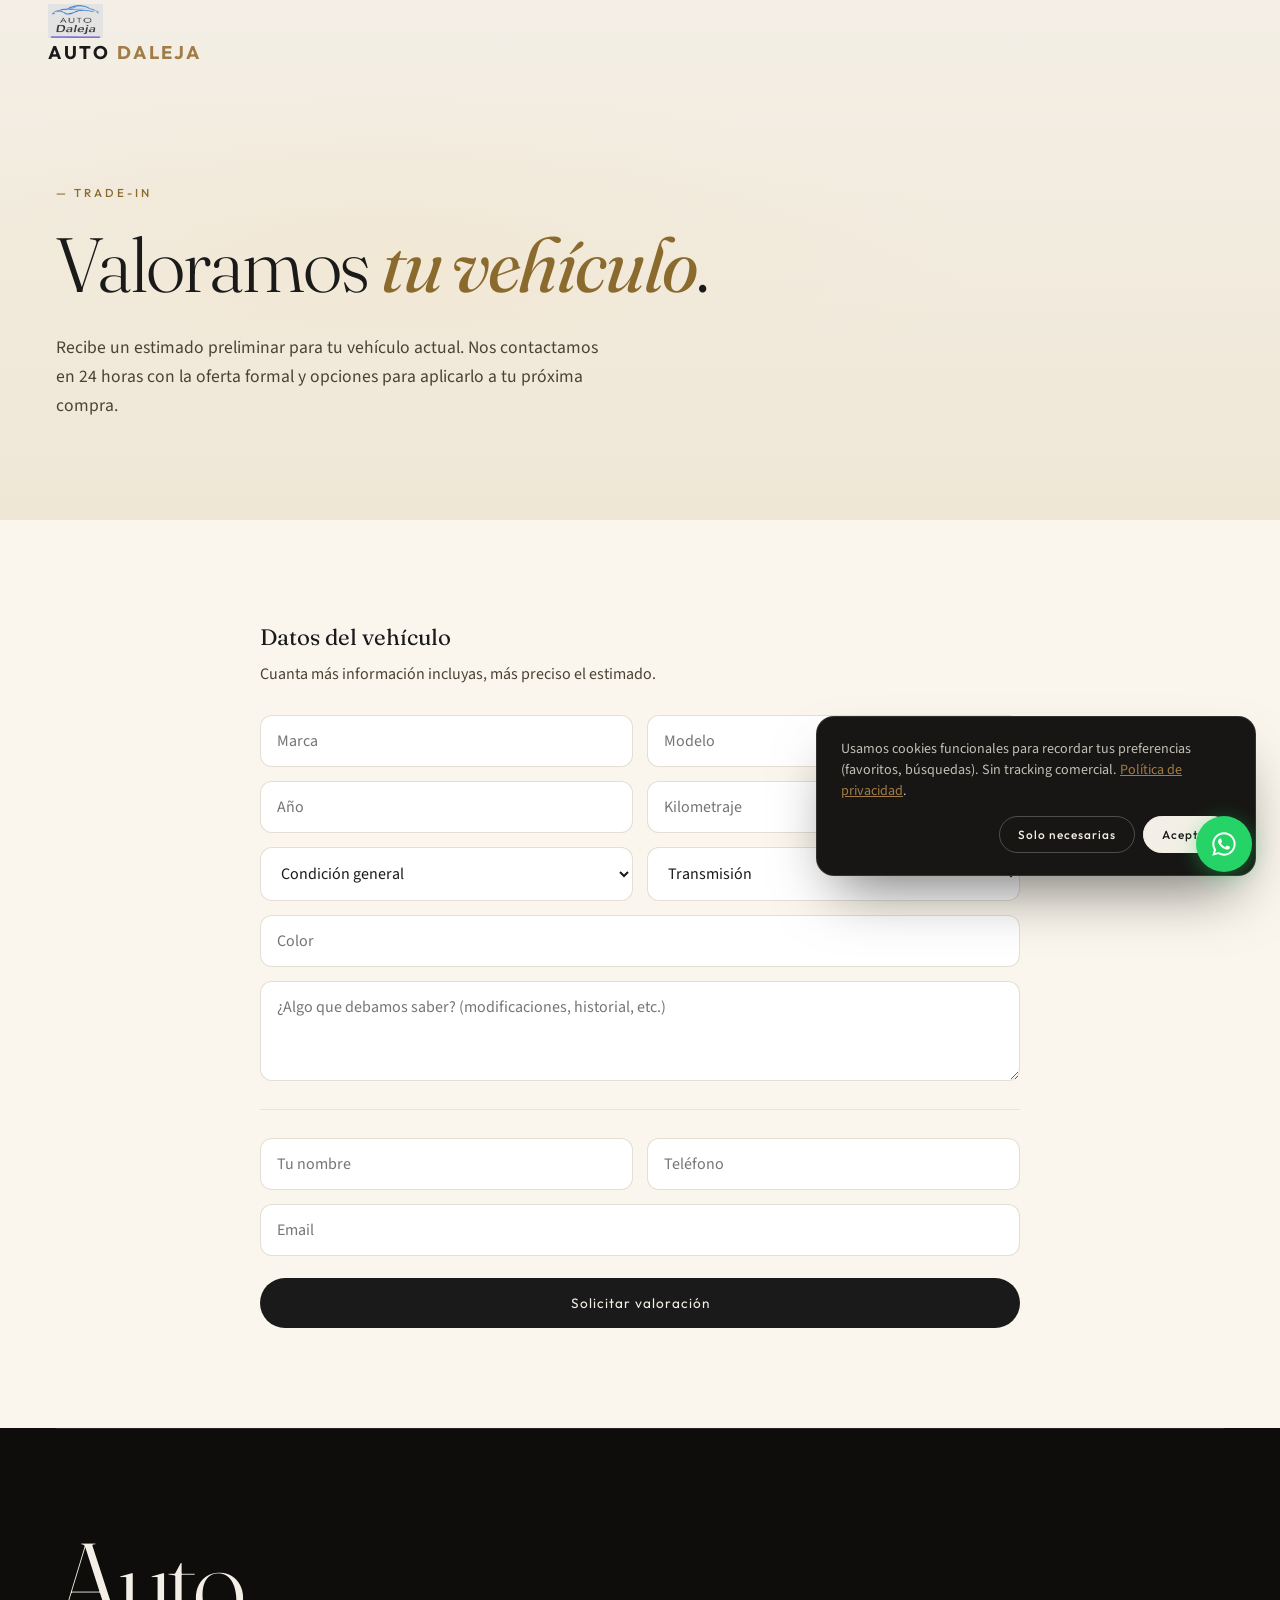
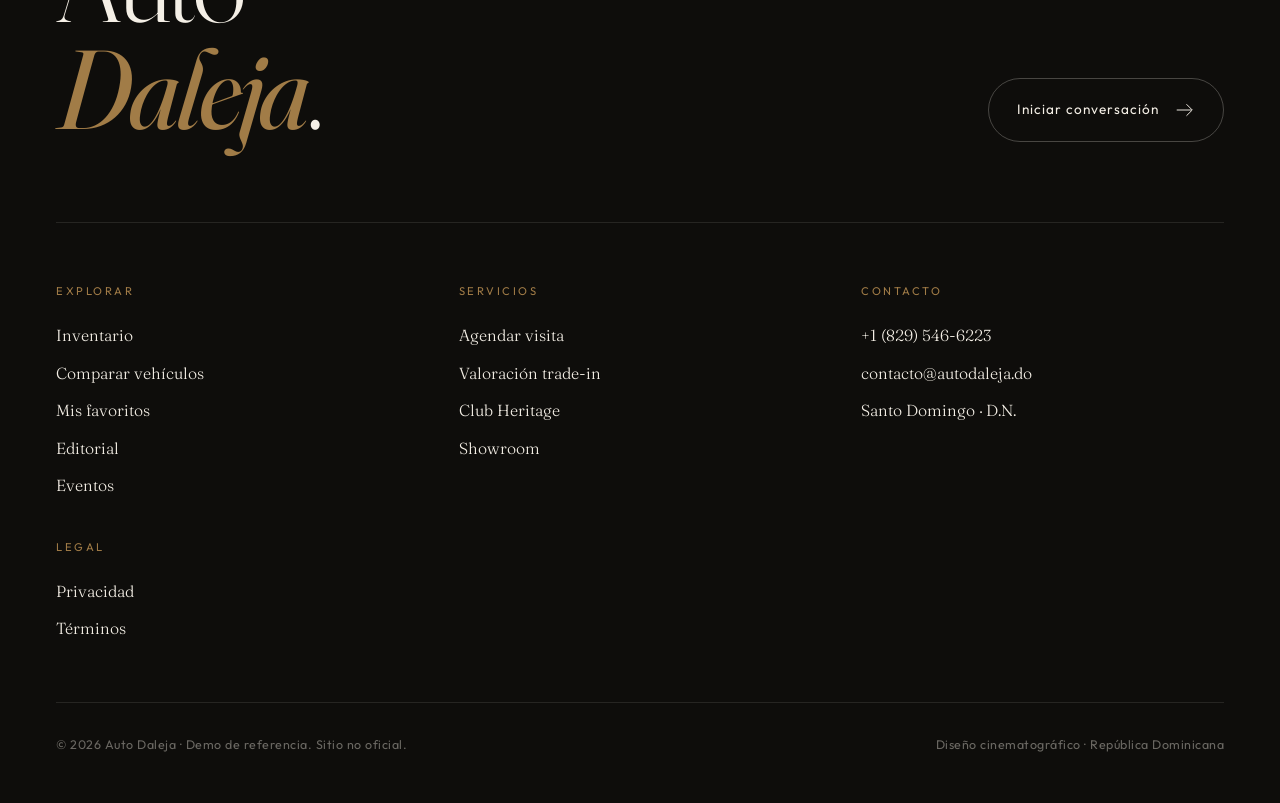
<file: valoracion.html>
<!DOCTYPE html>
<html lang="es">
<head>
  <meta charset="UTF-8">
  <meta name="viewport" content="width=device-width, initial-scale=1.0">
  <title>Valoración Trade-In — Auto Daleja</title>
  <link rel="preconnect" href="https://fonts.googleapis.com">
  <link rel="preconnect" href="https://fonts.gstatic.com" crossorigin>
  <link href="https://fonts.googleapis.com/css2?family=Bebas+Neue&family=Fraunces:ital,opsz,wght@0,9..144,300;0,9..144,400;1,9..144,300&family=Outfit:wght@200;300;400;500;600;700&family=Source+Sans+3:wght@300;400;500;600&display=swap" rel="stylesheet">
  <link rel="stylesheet" href="css/shared.css?v=6">
  <link rel="stylesheet" href="css/index.css?v=6">
  <link rel="stylesheet" href="css/pages.css?v=1">
</head>
<body>
  <div data-shell="navbar"></div>

  <header class="page-header">
    <div class="page-header__inner">
      <span class="page-header__eyebrow">— Trade-in</span>
      <h1 class="page-header__title">Valoramos <em>tu vehículo</em>.</h1>
      <p class="page-header__lede">Recibe un estimado preliminar para tu vehículo actual. Nos contactamos en 24 horas con la oferta formal y opciones para aplicarlo a tu próxima compra.</p>
    </div>
  </header>

  <section class="page-section">
    <div class="page-section__inner" style="max-width:760px">
      <form class="booking-form" id="tradeForm" onsubmit="event.preventDefault();" style="display:grid;gap:14px;grid-template-columns:1fr 1fr">
        <div style="grid-column:1 / -1">
          <h3 class="booking-form__title" style="margin-bottom:6px">Datos del vehículo</h3>
          <p style="font-family:'Source Sans 3',sans-serif;color:var(--ink-500);margin:0 0 14px">Cuanta más información incluyas, más preciso el estimado.</p>
        </div>

        <input name="marca" placeholder="Marca" required>
        <input name="modelo" placeholder="Modelo" required>
        <input name="ano" type="number" placeholder="Año" required min="1990" max="2026">
        <input name="km" type="number" placeholder="Kilometraje" required>
        <select name="condicion">
          <option value="">Condición general</option>
          <option>Excelente</option>
          <option>Buena</option>
          <option>Regular</option>
          <option>Necesita reparaciones</option>
        </select>
        <select name="transmision">
          <option value="">Transmisión</option>
          <option>Automática</option>
          <option>Manual</option>
        </select>
        <input name="color" placeholder="Color" style="grid-column:1 / -1">
        <textarea name="notas" placeholder="¿Algo que debamos saber? (modificaciones, historial, etc.)" style="grid-column:1 / -1;min-height:100px"></textarea>

        <div style="grid-column:1 / -1; height:1px; background:rgba(120,90,40,0.12); margin:14px 0"></div>

        <input name="nombre" placeholder="Tu nombre" required>
        <input name="telefono" type="tel" placeholder="Teléfono" required>
        <input name="email" type="email" placeholder="Email" style="grid-column:1 / -1">

        <button type="submit" style="grid-column:1 / -1">Solicitar valoración</button>
      </form>
    </div>
  </section>

  <div data-shell="footer"></div>

  <script src="js/features.js?v=1"></script>
  <script src="js/page-shell.js?v=1"></script>
  <script>
  document.getElementById('tradeForm').addEventListener('submit', (e) => {
    const fd = new FormData(e.target);
    // Basic estimate (demo): formula based on year + km + condition
    const ano = parseInt(fd.get('ano')) || 2020;
    const km = parseInt(fd.get('km')) || 0;
    const condicion = fd.get('condicion');
    const ageFactor = Math.max(0.25, 1 - (2026 - ano) * 0.08);
    const kmFactor = Math.max(0.5, 1 - (km / 200000) * 0.5);
    const condFactor = { 'Excelente': 1, 'Buena': 0.92, 'Regular': 0.78, 'Necesita reparaciones': 0.55 }[condicion] || 0.85;
    const base = 2500000;
    const est = Math.round(base * ageFactor * kmFactor * condFactor / 1000) * 1000;
    const min = Math.round(est * 0.92 / 1000) * 1000;
    const max = Math.round(est * 1.08 / 1000) * 1000;
    MatosModal.open(`
      <div class="modal__success">
        <div class="check">✓</div>
        <h2>Estimado <em>preliminar</em></h2>
        <p>Para tu ${fd.get('marca')} ${fd.get('modelo')} ${fd.get('ano')}:</p>
        <p style="font-family:'Fraunces',serif;font-size:2rem;color:var(--bronze-600);margin:8px 0">RD$ ${min.toLocaleString('es-DO')} — ${max.toLocaleString('es-DO')}</p>
        <p style="font-size:0.85rem;color:var(--ink-300);font-style:italic">Estimado orientativo. Un asesor confirmará la oferta formal tras inspección presencial dentro de 24 horas.</p>
        <a href="https://wa.me/18295466223?text=Hola%2C%20acabo%20de%20solicitar%20una%20valoraci%C3%B3n%20trade-in%20a%20trav%C3%A9s%20de%20su%20sitio%20web%20%28https%3A%2F%2Fautodaleja.vercel.app%29.%20Me%20gustar%C3%ADa%20avanzar%20con%20el%20proceso." target="_blank" rel="noopener" class="btn-cinema btn-cinema--solid" style="margin-top:12px">Continuar por WhatsApp</a>
      </div>`);
  });
  </script>
</body>
</html>
</file>
<file: css/shared.css>
/* ═══════════════════════════════════════════
   DESIGN TOKENS
═══════════════════════════════════════════ */
:root {
  --color-primary: #0d0d0d;
  --color-secondary: #1a1a1a;
  --color-dark: #111111;
  --color-accent: #c9a84c;
  --color-accent-hover: #b8932f;
  --color-bg-light: #f5f5f0;
  --color-bg-white: #fafafa;
  --color-bg-warm: #f0ece4;
  --color-text-dark: #1a1a1a;
  --color-text-light: #e8e6e1;
  --color-text-muted: #6b6b6b;
  --color-text-muted-light: #999;
  --color-border: #e0ddd5;
  --color-overlay: rgba(10, 10, 10, 0.55);
  --font-display: 'Bebas Neue', 'Impact', sans-serif;
  --font-heading: 'Outfit', 'Helvetica Neue', sans-serif;
  --font-body: 'Source Sans 3', 'Helvetica', sans-serif;
  --radius-sm: 4px;
  --radius-md: 6px;
  --transition: 0.3s cubic-bezier(0.25, 0.46, 0.45, 0.94);
  --max-width: 1340px;
}

/* ═══════════════════════════════════════════
   RESET & BASE
═══════════════════════════════════════════ */
*, *::before, *::after {
  margin: 0;
  padding: 0;
  box-sizing: border-box;
}

html {
  scroll-behavior: smooth;
  -webkit-font-smoothing: antialiased;
  -moz-osx-font-smoothing: grayscale;
}

body {
  font-family: var(--font-body);
  font-weight: 400;
  color: var(--color-text-dark);
  background: var(--color-bg-white);
  line-height: 1.6;
  overflow-x: hidden;
}

img {
  max-width: 100%;
  height: auto;
  display: block;
}

a {
  text-decoration: none;
  color: inherit;
  transition: color var(--transition);
}

ul { list-style: none; }

/* ═══════════════════════════════════════════
   NAVBAR
═══════════════════════════════════════════ */
.navbar {
  position: fixed;
  top: 0;
  left: 0;
  width: 100%;
  z-index: 9999;
  padding: 0 48px;
  height: 72px;
  display: flex;
  align-items: center;
  justify-content: space-between;
  background: rgba(13, 13, 13, 0.92);
  backdrop-filter: blur(20px);
  -webkit-backdrop-filter: blur(20px);
  border-bottom: 1px solid rgba(255,255,255,0.06);
  transition: background var(--transition), box-shadow var(--transition);
}

.navbar.scrolled {
  background: rgba(13, 13, 13, 0.98);
  box-shadow: 0 2px 40px rgba(0,0,0,0.3);
}

.navbar__logo {
  font-family: var(--font-heading);
  font-weight: 700;
  font-size: 1.15rem;
  color: #fff;
  letter-spacing: 2.5px;
  text-transform: uppercase;
  white-space: nowrap;
}

.navbar__logo span {
  color: var(--color-accent);
}

.navbar__links {
  display: flex;
  gap: 36px;
  align-items: center;
}

.navbar__links a {
  font-family: var(--font-heading);
  font-size: 0.82rem;
  font-weight: 400;
  color: rgba(255,255,255,0.7);
  letter-spacing: 1.2px;
  text-transform: uppercase;
  transition: color var(--transition);
  position: relative;
}

.navbar__links a::after {
  content: '';
  position: absolute;
  bottom: -4px;
  left: 0;
  width: 0;
  height: 1px;
  background: var(--color-accent);
  transition: width var(--transition);
}

.navbar__links a:hover {
  color: #fff;
}

.navbar__links a:hover::after {
  width: 100%;
}

.navbar__whatsapp {
  display: flex;
  align-items: center;
  gap: 8px;
  background: #25D366;
  color: #fff !important;
  padding: 8px 18px;
  border-radius: var(--radius-sm);
  font-size: 0.78rem !important;
  font-weight: 500 !important;
  letter-spacing: 0.8px !important;
  transition: background var(--transition), transform var(--transition) !important;
}

.navbar__whatsapp:hover {
  background: #1fb855 !important;
  transform: translateY(-1px);
}

.navbar__whatsapp::after { display: none !important; }

.navbar__whatsapp svg {
  width: 16px;
  height: 16px;
  fill: #fff;
}

.navbar__burger {
  display: none;
  flex-direction: column;
  gap: 5px;
  cursor: pointer;
  padding: 4px;
  background: none;
  border: none;
}

.navbar__burger span {
  display: block;
  width: 24px;
  height: 2px;
  background: #fff;
  transition: transform var(--transition), opacity var(--transition);
}

.navbar__burger.active span:nth-child(1) {
  transform: rotate(45deg) translate(5px, 5px);
}
.navbar__burger.active span:nth-child(2) {
  transform: rotate(-45deg) translate(5px, -5px);
}

/* ═══════════════════════════════════════════
   NAVBAR CTA (cinematic build)
═══════════════════════════════════════════ */
.navbar__cta {
  display: inline-flex;
  align-items: center;
  gap: 8px;
  padding: 9px 18px 9px 22px;
  background: rgba(255, 255, 255, 0.08);
  border: 1px solid rgba(255, 255, 255, 0.14);
  border-radius: 100px;
  font-family: var(--font-heading);
  font-size: 0.78rem;
  font-weight: 500;
  letter-spacing: 1px;
  color: #fff !important;
  text-decoration: none;
  transition: background 0.4s, border-color 0.4s, transform 0.3s;
  white-space: nowrap;
}
.navbar__cta:hover {
  background: rgba(201, 168, 76, 0.95);
  border-color: rgba(201, 168, 76, 0.95);
  transform: translateY(-1px);
}
.navbar__cta::after { display: none !important; }
.navbar__cta svg { transition: transform 0.3s; }
.navbar__cta:hover svg { transform: translateX(3px); }

/* Floating navbar mode (already dark — used as marker for JS) */
.navbar--floating {}
.navbar--solid { background: rgba(13,13,13,0.96); }

/* Favorites link with counter pill */
.navbar__fav {
  display: inline-flex;
  align-items: center;
}
.navbar__fav .wish-counter-pill {
  margin-left: 6px;
}

/* ═══════════════════════════════════════════
   BUTTONS
═══════════════════════════════════════════ */
.btn {
  display: inline-flex;
  align-items: center;
  gap: 8px;
  font-family: var(--font-heading);
  font-size: 0.82rem;
  font-weight: 500;
  letter-spacing: 1.5px;
  text-transform: uppercase;
  padding: 14px 36px;
  border: none;
  border-radius: var(--radius-sm);
  cursor: pointer;
  transition: all var(--transition);
}

.btn--primary {
  background: #fff;
  color: var(--color-primary);
}

.btn--primary:hover {
  background: var(--color-accent);
  color: #fff;
  transform: translateY(-2px);
  box-shadow: 0 8px 30px rgba(201, 168, 76, 0.3);
}

.btn--outline {
  background: transparent;
  color: #fff;
  border: 1px solid rgba(255,255,255,0.35);
}

.btn--outline:hover {
  border-color: #fff;
  background: rgba(255,255,255,0.08);
  transform: translateY(-2px);
}

.btn--dark {
  background: var(--color-primary);
  color: #fff;
}

.btn--dark:hover {
  background: var(--color-secondary);
  transform: translateY(-2px);
  box-shadow: 0 8px 30px rgba(0,0,0,0.2);
}

.btn--accent {
  background: var(--color-accent);
  color: #fff;
}

.btn--accent:hover {
  background: var(--color-accent-hover);
  transform: translateY(-2px);
  box-shadow: 0 8px 30px rgba(201, 168, 76, 0.3);
}

.btn--whatsapp {
  background: #25D366;
  color: #fff;
}

.btn--whatsapp:hover {
  background: #1fb855;
  transform: translateY(-2px);
  box-shadow: 0 8px 30px rgba(37,211,102,0.3);
}

.btn--whatsapp svg {
  width: 18px;
  height: 18px;
  fill: #fff;
}

/* ═══════════════════════════════════════════
   SECTION HEADER
═══════════════════════════════════════════ */
.section-header {
  text-align: center;
  margin-bottom: 64px;
}

.section-label {
  font-family: var(--font-heading);
  font-size: 0.75rem;
  font-weight: 500;
  color: var(--color-accent);
  letter-spacing: 4px;
  text-transform: uppercase;
  margin-bottom: 16px;
}

.section-title {
  font-family: var(--font-heading);
  font-size: clamp(2rem, 3.5vw, 3rem);
  font-weight: 200;
  color: var(--color-text-dark);
  letter-spacing: -0.5px;
  line-height: 1.15;
}

.section-title strong {
  font-weight: 600;
}

/* ═══════════════════════════════════════════
   FEATURED CARDS
═══════════════════════════════════════════ */
.featured__grid {
  display: grid;
  grid-template-columns: repeat(3, 1fr);
  gap: 24px;
  max-width: var(--max-width);
  margin: 0 auto;
}

.featured__card {
  position: relative;
  border-radius: var(--radius-md);
  overflow: hidden;
  background: #fff;
  transition: transform var(--transition), box-shadow var(--transition);
  cursor: pointer;
}

.featured__card:hover {
  transform: translateY(-6px);
  box-shadow: 0 20px 60px rgba(0,0,0,0.1);
}

.featured__card-img {
  width: 100%;
  aspect-ratio: 16/10;
  object-fit: cover;
  transition: transform 0.6s ease;
}

.featured__card:hover .featured__card-img {
  transform: scale(1.04);
}

.featured__card-body {
  padding: 28px 24px;
}

.featured__card-tag {
  display: inline-block;
  font-family: var(--font-heading);
  font-size: 0.65rem;
  font-weight: 500;
  letter-spacing: 2px;
  text-transform: uppercase;
  color: var(--color-accent);
  margin-bottom: 10px;
}

.featured__card-title {
  font-family: var(--font-heading);
  font-size: 1.35rem;
  font-weight: 600;
  color: var(--color-text-dark);
  margin-bottom: 6px;
}

.featured__card-desc {
  font-size: 0.9rem;
  color: var(--color-text-muted);
  font-weight: 300;
  margin-bottom: 16px;
}

.featured__card-price {
  font-family: var(--font-heading);
  font-size: 1.1rem;
  font-weight: 600;
  color: var(--color-primary);
}

.featured__card-price span {
  font-size: 0.8rem;
  font-weight: 300;
  color: var(--color-text-muted);
}

/* ═══════════════════════════════════════════
   MOBILE MENU OVERLAY
═══════════════════════════════════════════ */
.mobile-menu {
  position: fixed;
  inset: 0;
  background: rgba(13,13,13,0.98);
  z-index: 9998;
  display: flex;
  flex-direction: column;
  align-items: center;
  justify-content: center;
  gap: 32px;
  opacity: 0;
  pointer-events: none;
  transition: opacity 0.4s ease;
}

.mobile-menu.active {
  opacity: 1;
  pointer-events: all;
}

.mobile-menu a {
  font-family: var(--font-heading);
  font-size: 1.8rem;
  font-weight: 300;
  color: rgba(255,255,255,0.8);
  letter-spacing: 3px;
  text-transform: uppercase;
  transition: color var(--transition);
}

.mobile-menu a:hover {
  color: var(--color-accent);
}

/* ═══════════════════════════════════════════
   FOOTER
═══════════════════════════════════════════ */
footer {
  background: var(--color-dark);
  color: var(--color-text-muted-light);
  padding: 80px 48px 40px;
}

.footer__inner {
  max-width: var(--max-width);
  margin: 0 auto;
  display: grid;
  grid-template-columns: 2fr 1fr 1fr 1.5fr;
  gap: 60px;
}

.footer__brand-name {
  font-family: var(--font-heading);
  font-size: 1.1rem;
  font-weight: 700;
  color: #fff;
  letter-spacing: 2px;
  text-transform: uppercase;
  margin-bottom: 16px;
}

.footer__brand-name span {
  color: var(--color-accent);
}

.footer__brand-text {
  font-size: 0.88rem;
  line-height: 1.7;
  color: var(--color-text-muted-light);
  font-weight: 300;
  max-width: 320px;
}

.footer__heading {
  font-family: var(--font-heading);
  font-size: 0.72rem;
  font-weight: 600;
  color: #fff;
  letter-spacing: 2.5px;
  text-transform: uppercase;
  margin-bottom: 20px;
}

.footer__links li {
  margin-bottom: 10px;
}

.footer__links a {
  font-size: 0.88rem;
  color: var(--color-text-muted-light);
  font-weight: 300;
  transition: color var(--transition);
}

.footer__links a:hover {
  color: var(--color-accent);
}

.footer__contact-item {
  display: flex;
  align-items: flex-start;
  gap: 10px;
  margin-bottom: 14px;
  font-size: 0.88rem;
  font-weight: 300;
}

.footer__contact-item svg {
  width: 16px;
  height: 16px;
  stroke: var(--color-accent);
  fill: none;
  stroke-width: 1.5;
  flex-shrink: 0;
  margin-top: 3px;
}

.footer__bottom {
  max-width: var(--max-width);
  margin: 60px auto 0;
  padding-top: 24px;
  border-top: 1px solid rgba(255,255,255,0.08);
  display: flex;
  justify-content: space-between;
  align-items: center;
  flex-wrap: wrap;
  gap: 16px;
}

.footer__copy {
  font-size: 0.78rem;
  color: var(--color-text-muted-light);
  font-weight: 300;
}

.footer__socials {
  display: flex;
  gap: 16px;
}

.footer__socials a {
  width: 36px;
  height: 36px;
  border-radius: 50%;
  background: rgba(255,255,255,0.06);
  display: flex;
  align-items: center;
  justify-content: center;
  transition: background var(--transition), transform var(--transition);
}

.footer__socials a:hover {
  background: var(--color-accent);
  transform: translateY(-2px);
}

.footer__socials svg {
  width: 16px;
  height: 16px;
  fill: #fff;
}

/* ═══════════════════════════════════════════
   FLOATING WHATSAPP BUTTON
═══════════════════════════════════════════ */
.whatsapp-float {
  position: fixed;
  bottom: 28px;
  right: 28px;
  width: 56px;
  height: 56px;
  background: #25D366;
  border-radius: 50%;
  display: flex;
  align-items: center;
  justify-content: center;
  z-index: 9998;
  box-shadow: 0 4px 20px rgba(37,211,102,0.4);
  transition: transform var(--transition), box-shadow var(--transition);
  cursor: pointer;
}

.whatsapp-float:hover {
  transform: scale(1.08);
  box-shadow: 0 6px 28px rgba(37,211,102,0.5);
}

.whatsapp-float svg {
  width: 28px;
  height: 28px;
  fill: #fff;
}

/* ═══════════════════════════════════════════
   ANIMATIONS
═══════════════════════════════════════════ */
@keyframes fadeUp {
  to {
    opacity: 1;
    transform: translateY(0);
  }
}

.reveal {
  opacity: 0;
  transform: translateY(40px);
  transition: opacity 0.7s ease, transform 0.7s ease;
}

.reveal.visible {
  opacity: 1;
  transform: translateY(0);
}

.reveal-stagger {
  opacity: 0;
  transform: translateY(30px);
  transition: opacity 0.6s ease, transform 0.6s ease;
}

.reveal-stagger.visible {
  opacity: 1;
  transform: translateY(0);
}

/* ═══════════════════════════════════════════
   RESPONSIVE
═══════════════════════════════════════════ */
@media (max-width: 1200px) {
  .footer__inner {
    grid-template-columns: 1fr 1fr;
    gap: 40px;
  }
}

@media (max-width: 1024px) {
  .featured__grid {
    grid-template-columns: repeat(2, 1fr);
  }

  .navbar__links {
    display: none;
  }

  .navbar__burger {
    display: flex;
  }

  .navbar {
    padding: 0 24px;
  }

  .featured,
  footer {
    padding-left: 24px;
    padding-right: 24px;
  }
}

@media (max-width: 768px) {
  .featured__grid {
    grid-template-columns: 1fr;
    max-width: 500px;
  }

  .footer__inner {
    grid-template-columns: 1fr;
    gap: 36px;
  }

  .footer__bottom {
    flex-direction: column;
    text-align: center;
  }
}

@media (max-width: 480px) {
  .featured,
  footer {
    padding-left: 16px;
    padding-right: 16px;
  }
}

/* ═══════════════════════════════════════════
   INVENTORY BADGES
═══════════════════════════════════════════ */
.inv-badge {
  position: absolute;
  top: 12px;
  left: 12px;
  font-family: var(--font-heading);
  font-size: 0.65rem;
  font-weight: 600;
  letter-spacing: 1px;
  text-transform: uppercase;
  padding: 5px 12px;
  border-radius: var(--radius-sm);
  z-index: 2;
}
.inv-badge--new { background: #25D366; color: #fff; }
.inv-badge--offer { background: var(--color-accent); color: #fff; }
.inv-badge--used { background: rgba(0,0,0,0.6); color: #fff; -webkit-backdrop-filter: blur(8px); backdrop-filter: blur(8px); }
</file>
<file: css/index.css>
﻿/* ═══════════════════════════════════════════
   MATOS DEALER · CINEMATIC INDEX STYLES v6
   Palette: rhythmic DARK ↔ LIGHT alternation
═══════════════════════════════════════════ */

:root {
  --champagne-50: #faf6ed;
  --champagne-100: #f4efe6;
  --champagne-200: #efe7d6;
  --champagne-300: #e8dbc1;
  --champagne-400: #d8c595;
  --bronze-500: #a17c47;
  --bronze-600: #8b6a2e;
  --bronze-700: #5b4a2c;
  --ink-900: #0e0d0b;
  --ink-800: #1a1a1a;
  --ink-700: #2a2622;
  --ink-500: #4a4234;
  --ink-300: #6b5d44;
}

/* ─── NAVBAR OVERRIDES (index.html only) ─── */
.navbar {
  position: absolute;
  background: transparent;
  backdrop-filter: none;
  -webkit-backdrop-filter: none;
  border-bottom: none;
  z-index: 9999;
}
.navbar.scrolled { background: transparent; box-shadow: none; }
.navbar__logo { color: #1A1A1A; }
.navbar__logo span { color: var(--bronze-500); }
.navbar__burger { display: flex; }
.navbar__burger span { background: #1A1A1A; }

/* ═══════════════════════════════════════════
   HERO — EDITORIAL LIGHT v2
═══════════════════════════════════════════ */
.hero {
  position: relative;
  width: 100%;
  min-height: 100vh;
  overflow: hidden;
  background: #F4F2EF;
}

.hero__inner {
  position: relative;
  z-index: 5;
  min-height: 100vh;
  display: flex;
  align-items: center;
  padding-top: 80px;
  padding-bottom: 60px;
}

/* ─── LEFT COLUMN (45%) ─── */
.hero__text {
  flex: 0 0 45%;
  padding: 0 48px 0 60px;
}

.hero__badge {
  display: inline-flex;
  align-items: center;
  gap: 7px;
  font-family: 'Inter', 'Outfit', sans-serif;
  font-size: 10px;
  font-weight: 400;
  letter-spacing: 0.12em;
  text-transform: uppercase;
  color: #1A1A1A;
  background: rgba(26,26,26,0.07);
  border-radius: 20px;
  padding: 5px 14px;
  margin-bottom: 28px;
}
.hero__badge svg { flex-shrink: 0; }

.hero__title {
  font-family: 'Cormorant Garamond', serif;
  font-size: clamp(52px, 6vw, 72px);
  font-weight: 300;
  line-height: 1.05;
  color: #1A1A1A;
  margin-bottom: 14px;
  letter-spacing: -0.01em;
}
.hero__title em {
  font-style: italic;
  font-weight: 300;
  color: #C0392B;
}

.hero__sub {
  font-family: 'Inter', 'Outfit', sans-serif;
  font-size: 18px;
  font-weight: 400;
  color: #3A3A3A;
  letter-spacing: 0.01em;
  line-height: 1.6;
  margin-top: 12px;
  margin-bottom: 36px;
}
.hero__sub::before {
  content: '';
  display: block;
  width: 32px;
  height: 1px;
  background: #C0392B;
  margin-bottom: 12px;
}

/* ─── SEARCH BAR ─── */
.hero__search {
  display: flex;
  background: #FFFFFF;
  border-radius: 6px;
  border: 0.5px solid #E0DDD8;
  max-width: 440px;
  overflow: hidden;
}

.hero__select {
  flex: 1;
  padding: 14px 12px;
  font-family: 'Inter', 'Outfit', sans-serif;
  font-size: 12px;
  color: #1A1A1A;
  background: transparent;
  border: none;
  border-right: 0.5px solid #E0DDD8;
  outline: none;
  -webkit-appearance: none;
  appearance: none;
  cursor: pointer;
  min-width: 0;
}
.hero__select--last { border-right: none; }

.hero__search-btn {
  background: #1A1A1A;
  border: none;
  padding: 0 20px;
  cursor: pointer;
  display: flex;
  align-items: center;
  justify-content: center;
  flex-shrink: 0;
  transition: background 0.2s;
}
.hero__search-btn:hover { background: #333; }

/* ─── CATEGORIES ─── */
.hero__cats {
  display: flex;
  align-items: center;
  gap: 8px;
  margin-top: 14px;
  font-family: 'Inter', 'Outfit', sans-serif;
  font-size: 11px;
}
.hero__cats-dash { color: #CCC; }
.hero__cats-sep  { color: #CCC; }
.hero__cat {
  color: #888;
  cursor: pointer;
  border-bottom: 0.5px solid #CCC;
  padding-bottom: 1px;
  text-decoration: none;
  transition: color 0.2s, border-color 0.2s;
}
.hero__cat:hover { color: #1A1A1A; border-bottom-color: #888; }

/* ─── RIGHT COLUMN (55%) — slider ─── */
.hero__visual {
  flex: 0 0 55%;
  position: relative;
  min-height: 100vh;
}

/* Circle centered at ~62% of total viewport — más al centro del hero */
.hero__slider-wrap {
  position: absolute;
  top: 50%;
  left: 28%;
  transform: translate(-50%, -50%);
  width: 300px;
  height: 300px;
}

.hero__circle {
  position: absolute;
  inset: 0;
  border-radius: 50%;
  background: #C0392B;
}

/* ─── CARS — atraviesan el círculo 180% del diámetro ─── */
.hero__cars {
  position: absolute;
  top: 0;
  left: 50%;
  transform: translateX(-50%);
  width: 540px;   /* 180% de 300px → sobresale 120px a cada lado */
  height: 300px;
  z-index: 2;
  overflow: hidden; /* clips drive animation within car container */
}

@keyframes carExitDrive {
  from { transform: translateX(0);    opacity: 1; }
  to   { transform: translateX(120%); opacity: 0; }
}

@keyframes carEnterDrive {
  from { transform: translateX(-120%); opacity: 0; }
  to   { transform: translateX(0);     opacity: 1; }
}

.hero__car {
  position: absolute;
  width: 100%;
  bottom: 4%;
  left: 0;
  object-fit: contain;
  opacity: 0;
  transform: translateX(0);
  pointer-events: none;
  user-select: none;
}

.hero__car--active {
  opacity: 1;
  transform: translateX(0);
}

.hero__car--exit {
  animation: carExitDrive 0.6s cubic-bezier(0.4, 0, 0.8, 0.2) forwards;
}

.hero__car--enter {
  animation: carEnterDrive 0.7s cubic-bezier(0.2, 0, 0.3, 1) forwards;
}

/* ─── DOTS ─── */
.hero__dots {
  position: absolute;
  bottom: -30px;
  left: 50%;
  transform: translateX(-50%);
  display: flex;
  align-items: center;
  gap: 8px;
}

.hero__dot {
  width: 6px;
  height: 6px;
  border-radius: 50%;
  background: #CCC;
  border: none;
  cursor: pointer;
  padding: 0;
  transition: background 0.25s;
  flex-shrink: 0;
}

.hero__dot--active { background: #1A1A1A; }

/* ─── SOCIAL ICONS (abs left) ─── */
.hero__socials {
  position: absolute;
  left: 20px;
  top: 75%;
  transform: translateY(-50%);
  z-index: 10;
  display: flex;
  flex-direction: column;
  gap: 18px;
}
.hero__social {
  display: flex;
  align-items: center;
  justify-content: center;
  text-decoration: none;
  opacity: 1;
  transition: opacity 0.2s ease;
  cursor: pointer;
}
.hero__social:hover { opacity: 0.75; }

/* ─── DISCLAIMER (bottom bar) ─── */
.hero__disclaimer {
  position: absolute;
  bottom: 0;
  left: 0;
  right: 0;
  border-top: 0.5px solid rgba(26,26,26,0.08);
  padding: 10px 40px;
  display: flex;
  justify-content: center;
  font-family: 'Inter', 'Outfit', sans-serif;
  font-size: 9px;
  letter-spacing: 0.18em;
  color: #AAAAAA;
  z-index: 5;
  text-transform: uppercase;
}

/* ─── CINEMA BUTTONS (mobile menu) ─── */
.btn-cinema {
  position: relative;
  display: inline-flex;
  align-items: center;
  gap: 10px;
  padding: 16px 28px;
  font-family: var(--font-heading);
  font-size: 0.82rem;
  font-weight: 500;
  letter-spacing: 0.5px;
  border-radius: 100px;
  cursor: pointer;
  transition: background 0.4s, color 0.4s, border 0.4s, box-shadow 0.4s, transform 0.3s;
  white-space: nowrap;
  text-decoration: none;
}
.btn-cinema svg { transition: transform 0.4s cubic-bezier(0.22,1,0.36,1); }
.btn-cinema:hover svg { transform: translateX(4px); }

.btn-cinema--solid {
  background: var(--ink-800);
  color: var(--champagne-100);
  border: 1px solid var(--ink-800);
}
.btn-cinema--solid:hover {
  background: var(--bronze-600);
  border-color: var(--bronze-600);
  box-shadow: 0 14px 32px rgba(60,40,15,0.28);
}

.btn-cinema--ghost {
  background: transparent;
  color: var(--ink-800);
  border: 1px solid rgba(26,26,26,0.25);
}
.btn-cinema--ghost:hover {
  background: rgba(26,26,26,0.06);
  border-color: rgba(26,26,26,0.5);
}

.btn-cinema--ghost-light {
  background: transparent;
  color: var(--champagne-100);
  border: 1px solid rgba(244,239,230,0.35);
}
.btn-cinema--ghost-light:hover {
  background: rgba(244,239,230,0.1);
  border-color: var(--champagne-100);
}

.btn-cinema--invert {
  background: var(--champagne-100);
  color: var(--ink-800);
  border: 1px solid var(--champagne-100);
}
.btn-cinema--invert:hover {
  background: var(--bronze-500);
  border-color: var(--bronze-500);
  color: var(--champagne-100);
}

/* ═══════════════════════════════════════════
   SECTION TYPOGRAPHY
═══════════════════════════════════════════ */
.section-eyebrow {
  display: inline-block;
  font-family: var(--font-heading);
  font-size: 0.72rem;
  font-weight: 500;
  letter-spacing: 3px;
  text-transform: uppercase;
  color: var(--bronze-600);
  margin-bottom: 24px;
}
.section-eyebrow--light { color: var(--bronze-500); }

.section-display {
  font-family: 'Fraunces', serif;
  font-size: clamp(2.5rem, 6.2vw, 5.8rem);
  font-weight: 300;
  line-height: 1;
  letter-spacing: -0.025em;
  color: var(--ink-800);
}
.section-display em { font-style: italic; font-weight: 400; color: var(--bronze-600); }
.section-display--light { color: var(--champagne-100); }
.section-display--light em { color: var(--bronze-500); }

.section-lede {
  font-family: var(--font-body);
  font-size: 1.1rem;
  line-height: 1.65;
  color: var(--ink-500);
  max-width: 540px;
  margin-top: 32px;
}
.section-lede--light { color: rgba(244,239,230,0.75); }

/* ═══════════════════════════════════════════
   BRANDS MARQUEE
═══════════════════════════════════════════ */
.brands-marquee {
  background: var(--champagne-100);
  border-top: 1px solid rgba(120,90,40,0.1);
  border-bottom: 1px solid rgba(120,90,40,0.1);
  overflow: hidden;
  padding: 36px 0;
}
.brands-marquee__track {
  display: flex;
  align-items: center;
  gap: 56px;
  white-space: nowrap;
  animation: marqueeScroll 50s linear infinite;
  width: max-content;
}
.brands-marquee__item {
  font-family: 'Fraunces', serif;
  font-style: italic;
  font-weight: 300;
  font-size: clamp(1.6rem, 3vw, 2.6rem);
  letter-spacing: -0.02em;
  color: var(--ink-800);
}
.brands-marquee__sep {
  color: var(--bronze-500);
  font-size: 0.9em;
  opacity: 0.8;
}
@keyframes marqueeScroll {
  to { transform: translateX(-50%); }
}

/* ═══════════════════════════════════════════
   INVENTORY
═══════════════════════════════════════════ */
.inventory {
  background: var(--champagne-50);
  padding: 140px 56px;
}
.inventory__header {
  max-width: var(--max-width);
  margin: 0 auto 56px;
}
.inventory__header .section-lede { margin-top: 24px; }

.inventory__search {
  max-width: 720px;
  margin: 0 auto 32px;
  display: flex;
  align-items: center;
  gap: 8px;
  background: #fff;
  border: 1px solid rgba(120,90,40,0.18);
  border-radius: 100px;
  padding: 8px 8px 8px 22px;
  transition: border-color 0.3s, box-shadow 0.3s;
}
.inventory__search:focus-within {
  border-color: var(--bronze-600);
  box-shadow: 0 0 0 4px rgba(139,106,46,0.1);
}
.inventory__search-icon {
  display: inline-flex;
  color: var(--bronze-600);
  flex-shrink: 0;
}
.inventory__search input {
  flex: 1;
  border: 0;
  outline: 0;
  background: transparent;
  padding: 12px 0;
  font-family: var(--font-body);
  font-size: 1rem;
  color: var(--ink-800);
  min-width: 0;
}
.inventory__search input::placeholder { color: var(--ink-300); }
.inventory__search-btn {
  padding: 12px 24px;
  background: var(--ink-800);
  color: var(--champagne-100);
  border: 0;
  border-radius: 100px;
  font-family: var(--font-heading);
  font-size: 0.78rem;
  font-weight: 500;
  letter-spacing: 1px;
  cursor: pointer;
  transition: background 0.3s;
}
.inventory__search-btn:hover { background: var(--bronze-600); }

.inventory__filters {
  max-width: var(--max-width);
  margin: 0 auto 48px;
  display: flex;
  flex-wrap: wrap;
  gap: 8px;
  justify-content: center;
}
.inv-chip {
  padding: 10px 20px;
  background: transparent;
  border: 1px solid rgba(120,90,40,0.25);
  border-radius: 100px;
  font-family: var(--font-heading);
  font-size: 0.78rem;
  font-weight: 500;
  letter-spacing: 0.8px;
  color: var(--ink-500);
  cursor: pointer;
  transition: all 0.3s;
  white-space: nowrap;
}
.inv-chip:hover {
  border-color: var(--bronze-600);
  color: var(--ink-800);
}
.inv-chip.is-active {
  background: var(--ink-800);
  color: var(--champagne-100);
  border-color: var(--ink-800);
}

.inventory__grid {
  max-width: var(--max-width);
  margin: 0 auto;
  display: grid;
  grid-template-columns: repeat(auto-fill, minmax(320px, 1fr));
  gap: 24px;
}

.inv-card {
  display: flex;
  flex-direction: column;
  background: #fff;
  border: 1px solid rgba(120,90,40,0.1);
  border-radius: 20px;
  overflow: hidden;
  text-decoration: none;
  color: inherit;
  transition: transform 0.4s cubic-bezier(0.22,1,0.36,1), box-shadow 0.4s;
}
.inv-card:hover {
  transform: translateY(-6px);
  box-shadow: 0 30px 60px -25px rgba(60,40,15,0.25);
}
.inv-card__media {
  position: relative;
  aspect-ratio: 16 / 11;
  overflow: hidden;
  background: linear-gradient(135deg, var(--champagne-200) 0%, var(--champagne-300) 100%);
}
.inv-card__media img {
  width: 100%;
  height: 100%;
  object-fit: cover;
  transition: transform 0.7s cubic-bezier(0.22,1,0.36,1);
}
.inv-card:hover .inv-card__media img { transform: scale(1.06); }

.inv-card__badge {
  position: absolute;
  top: 14px;
  left: 14px;
  padding: 6px 12px;
  background: rgba(14,13,11,0.85);
  -webkit-backdrop-filter: blur(8px);
  backdrop-filter: blur(8px);
  color: var(--champagne-100);
  font-family: var(--font-heading);
  font-size: 0.65rem;
  font-weight: 500;
  letter-spacing: 1.5px;
  text-transform: uppercase;
  border-radius: 100px;
}

.inv-card__body {
  display: flex;
  flex-direction: column;
  gap: 12px;
  padding: 22px 22px 24px;
}
.inv-card__head {
  display: flex;
  justify-content: space-between;
  align-items: center;
  font-family: var(--font-heading);
  font-size: 0.7rem;
  font-weight: 500;
  letter-spacing: 1.5px;
  text-transform: uppercase;
}
.inv-card__brand { color: var(--bronze-600); }
.inv-card__year { color: var(--ink-300); }
.inv-card__title {
  font-family: 'Fraunces', serif;
  font-weight: 400;
  font-size: 1.45rem;
  letter-spacing: -0.01em;
  color: var(--ink-800);
}
.inv-card__meta {
  display: flex;
  flex-wrap: wrap;
  align-items: center;
  gap: 8px;
  font-family: var(--font-body);
  font-size: 0.85rem;
  color: var(--ink-300);
}
.inv-card__meta i {
  font-style: normal;
  color: var(--bronze-500);
  opacity: 0.6;
}
.inv-card__foot {
  display: flex;
  justify-content: space-between;
  align-items: center;
  padding-top: 14px;
  border-top: 1px solid rgba(120,90,40,0.1);
  margin-top: 4px;
}
.inv-card__price {
  font-family: 'Fraunces', serif;
  font-size: 1.1rem;
  font-weight: 400;
  color: var(--ink-800);
}
.inv-card__arrow {
  display: inline-flex;
  align-items: center;
  justify-content: center;
  width: 38px;
  height: 38px;
  border-radius: 50%;
  background: var(--champagne-100);
  color: var(--ink-800);
  transition: background 0.3s, color 0.3s, transform 0.3s;
}
.inv-card:hover .inv-card__arrow {
  background: var(--ink-800);
  color: var(--champagne-100);
  transform: rotate(-45deg);
}

.inv-empty {
  grid-column: 1 / -1;
  text-align: center;
  font-family: 'Fraunces', serif;
  font-size: 1.2rem;
  color: var(--ink-500);
  padding: 60px 24px;
}

.inventory__more {
  max-width: var(--max-width);
  margin: 56px auto 0;
  text-align: center;
}

/* ═══════════════════════════════════════════
   MANIFESTO
═══════════════════════════════════════════ */
.manifesto {
  background: var(--ink-900);
  color: var(--champagne-100);
  padding: 160px 56px;
}
.manifesto__inner {
  max-width: var(--max-width);
  margin: 0 auto;
  display: grid;
  grid-template-columns: 1fr 1fr;
  gap: 100px;
  align-items: flex-start;
}
.manifesto__sticky {
  position: sticky;
  top: 120px;
  align-self: flex-start;
}
.manifesto__col {
  display: flex;
  flex-direction: column;
  gap: 80px;
}
.manifesto__num {
  font-family: 'Fraunces', serif;
  font-style: italic;
  font-size: 1.5rem;
  font-weight: 300;
  color: var(--bronze-500);
  display: block;
  margin-bottom: 16px;
}
.manifesto__block h3 {
  font-family: 'Fraunces', serif;
  font-weight: 400;
  font-size: 2.4rem;
  letter-spacing: -0.015em;
  color: var(--champagne-100);
  margin-bottom: 18px;
}
.manifesto__block p {
  font-family: var(--font-body);
  font-size: 1.05rem;
  line-height: 1.75;
  color: rgba(244,239,230,0.7);
  max-width: 480px;
}

/* ═══════════════════════════════════════════
   EXPERIENCE — bento grid
═══════════════════════════════════════════ */
.experience {
  background: var(--champagne-50);
  padding: 160px 56px;
}
.exp__header {
  max-width: var(--max-width);
  margin: 0 auto 80px;
}
.exp__bento {
  max-width: var(--max-width);
  margin: 0 auto;
  display: grid;
  grid-template-columns: 1.4fr 1fr 1fr;
  grid-template-rows: 1fr 1fr;
  gap: 16px;
  min-height: 580px;
}
.exp__card {
  position: relative;
  display: flex;
  flex-direction: column;
  gap: 16px;
  padding: 36px 32px;
  background: #fff;
  border: 1px solid rgba(120,90,40,0.12);
  border-radius: 24px;
  transition: transform 0.5s cubic-bezier(0.22,1,0.36,1), box-shadow 0.5s;
  transform-style: preserve-3d;
  overflow: hidden;
}
.exp__card:hover { box-shadow: 0 30px 60px -25px rgba(60,40,15,0.2); }
.exp__card--lg {
  grid-row: 1 / 3; grid-column: 1 / 2;
  background: linear-gradient(160deg, #fff 0%, var(--champagne-100) 100%);
}
.exp__card--dark {
  background: var(--ink-900); color: var(--champagne-100);
  border-color: var(--ink-700);
  grid-column: 2 / 4;
}
.exp__card--accent {
  background: var(--bronze-600); color: var(--champagne-100);
  border-color: var(--bronze-600);
}
.exp__icon {
  display: inline-flex; align-items: center; justify-content: center;
  width: 56px; height: 56px;
  border-radius: 50%;
  background: var(--champagne-100); color: var(--bronze-600);
  margin-bottom: 8px;
}
.exp__card--dark .exp__icon { background: rgba(255,255,255,0.08); color: var(--bronze-500); }
.exp__card--accent .exp__icon { background: rgba(255,255,255,0.18); color: #fff; }
.exp__card h3 {
  font-family: 'Fraunces', serif;
  font-size: 1.6rem; font-weight: 400;
  letter-spacing: -0.01em; color: inherit;
}
.exp__card--lg h3 { font-size: 2rem; }
.exp__card p {
  font-family: var(--font-body);
  font-size: 0.98rem; line-height: 1.6; color: var(--ink-500);
}
.exp__card--dark p, .exp__card--accent p { color: rgba(255,255,255,0.7); }
.exp__tag {
  margin-top: auto;
  display: inline-block;
  font-family: var(--font-heading);
  font-size: 0.7rem; font-weight: 500;
  letter-spacing: 2px; text-transform: uppercase;
  color: var(--bronze-600);
  padding-top: 16px;
  border-top: 1px solid rgba(120,90,40,0.18);
}
.exp__tag--light {
  color: var(--bronze-500);
  border-color: rgba(255,255,255,0.12);
}

/* ═══════════════════════════════════════════
   SHOWROOM
═══════════════════════════════════════════ */
.showroom {
  background: var(--ink-900);
  padding: 160px 56px;
  color: var(--champagne-100);
}
.showroom__inner {
  max-width: var(--max-width);
  margin: 0 auto;
  display: grid;
  grid-template-columns: 1fr 1fr;
  gap: 80px;
  align-items: center;
}
.showroom__text .section-display { margin-bottom: 32px; }
.showroom__info { margin-top: 56px; display: flex; flex-direction: column; }
.showroom__info-row {
  display: grid;
  grid-template-columns: 140px 1fr;
  gap: 20px;
  padding: 22px 0;
  border-top: 1px solid rgba(244,239,230,0.1);
  align-items: start;
}
.showroom__info-row:last-child {
  border-bottom: 1px solid rgba(244,239,230,0.1);
}
.showroom__info-label {
  font-family: var(--font-heading);
  font-size: 0.7rem; font-weight: 500;
  letter-spacing: 2.5px; text-transform: uppercase;
  color: var(--bronze-500);
  padding-top: 4px;
}
.showroom__info-value {
  font-family: 'Fraunces', serif;
  font-size: 1.05rem; font-weight: 300;
  line-height: 1.6; color: var(--champagne-100);
}
.showroom__cta { margin-top: 48px; }

.showroom__map {
  position: relative;
  aspect-ratio: 4 / 5;
  border-radius: 20px;
  overflow: hidden;
  background: #1a1714;
  border: 1px solid rgba(244,239,230,0.08);
}
.showroom__map iframe {
  width: 100%; height: 100%;
  border: 0;
  filter: grayscale(0.6) brightness(0.9) contrast(1.05);
}
.showroom__map-tag {
  position: absolute;
  top: 24px; left: 24px;
  display: inline-flex;
  align-items: center;
  gap: 10px;
  padding: 10px 16px;
  background: rgba(14,13,11,0.85);
  -webkit-backdrop-filter: blur(14px);
  backdrop-filter: blur(14px);
  color: var(--champagne-100);
  font-family: var(--font-heading);
  font-size: 0.72rem;
  letter-spacing: 1.5px;
  text-transform: uppercase;
  border-radius: 100px;
  border: 1px solid rgba(244,239,230,0.1);
}
.showroom__map-dot {
  width: 8px; height: 8px;
  border-radius: 50%;
  background: var(--bronze-500);
  box-shadow: 0 0 0 0 rgba(184,146,63,0.5);
  animation: heroPulse 2s ease-in-out infinite;
}

/* ═══════════════════════════════════════════
   CONCIERGE — prefooter contact strip
═══════════════════════════════════════════ */
.concierge {
  background: var(--ink-900);
  color: var(--champagne-100);
  padding: 120px 56px 100px;
  border-top: 1px solid rgba(244,239,230,0.06);
  position: relative;
}
.concierge::before {
  content: '';
  position: absolute;
  inset: 0;
  background:
    radial-gradient(ellipse 60% 40% at 50% 0%, rgba(184,146,63,0.08) 0%, transparent 60%);
  pointer-events: none;
}
.concierge__inner {
  position: relative;
  max-width: var(--max-width);
  margin: 0 auto;
}
.concierge__head {
  max-width: 720px;
  margin: 0 auto 64px;
  text-align: center;
}
.concierge__head .section-eyebrow { display: inline-block; }
.concierge__head .section-display { margin-top: 20px; }
.concierge__head .section-lede {
  margin: 28px auto 0;
  text-align: center;
}

.concierge__grid {
  display: grid;
  grid-template-columns: repeat(3, 1fr);
  gap: 16px;
}
.concierge__card {
  display: flex;
  align-items: center;
  gap: 22px;
  padding: 28px 30px;
  background: rgba(255,255,255,0.04);
  border: 1px solid rgba(244,239,230,0.08);
  border-radius: 20px;
  text-decoration: none;
  color: var(--champagne-100);
  transition: background 0.4s, border-color 0.4s, transform 0.4s cubic-bezier(0.22,1,0.36,1);
}
.concierge__card:hover {
  background: rgba(244,239,230,0.07);
  border-color: rgba(244,239,230,0.2);
  transform: translateY(-4px);
}
.concierge__card--accent {
  background: linear-gradient(160deg, var(--bronze-600) 0%, var(--bronze-700) 100%);
  border-color: var(--bronze-600);
}
.concierge__card--accent:hover {
  background: linear-gradient(160deg, var(--bronze-500) 0%, var(--bronze-600) 100%);
  border-color: var(--bronze-500);
}
.concierge__icon {
  width: 56px;
  height: 56px;
  flex-shrink: 0;
  display: inline-flex;
  align-items: center;
  justify-content: center;
  border-radius: 50%;
  background: rgba(244,239,230,0.08);
  color: var(--bronze-500);
}
.concierge__card--accent .concierge__icon {
  background: rgba(255,255,255,0.18);
  color: #fff;
}
.concierge__card > div {
  display: flex;
  flex-direction: column;
  gap: 4px;
  min-width: 0;
}
.concierge__label {
  font-family: var(--font-heading);
  font-size: 0.7rem;
  font-weight: 500;
  letter-spacing: 2px;
  text-transform: uppercase;
  color: var(--bronze-500);
}
.concierge__card--accent .concierge__label {
  color: rgba(255,255,255,0.75);
}
.concierge__value {
  font-family: 'Fraunces', serif;
  font-size: 1.15rem;
  font-weight: 400;
  letter-spacing: -0.01em;
  color: var(--champagne-100);
}
.concierge__hint {
  font-family: var(--font-body);
  font-size: 0.82rem;
  color: rgba(244,239,230,0.55);
}
.concierge__card--accent .concierge__hint {
  color: rgba(255,255,255,0.7);
}

.concierge__footnote {
  margin-top: 48px;
  display: inline-flex;
  align-items: center;
  gap: 10px;
  width: 100%;
  justify-content: center;
  font-family: var(--font-heading);
  font-size: 0.75rem;
  font-weight: 500;
  letter-spacing: 2px;
  text-transform: uppercase;
  color: rgba(244,239,230,0.55);
}
.concierge__pulse {
  width: 8px;
  height: 8px;
  border-radius: 50%;
  background: #4ade80;
  box-shadow: 0 0 0 0 rgba(74,222,128,0.6);
  animation: heroPulse 2s ease-in-out infinite;
}

/* ═══════════════════════════════════════════
   FOOTER
═══════════════════════════════════════════ */
.footer-cinema {
  background: var(--ink-900);
  color: var(--champagne-100);
  padding: 0 56px 48px;
}
.footer-cinema__top {
  max-width: var(--max-width);
  margin: 0 auto;
  padding: 100px 0 80px;
  border-top: 1px solid rgba(244,239,230,0.1);
  display: flex;
  align-items: flex-end;
  justify-content: space-between;
  gap: 48px;
}
.footer-cinema__bigword {
  font-family: 'Fraunces', serif;
  font-size: clamp(3rem, 9vw, 7rem);
  font-weight: 300;
  line-height: 0.95;
  letter-spacing: -0.03em;
}
.footer-cinema__bigword em {
  font-style: italic;
  font-weight: 400;
  color: var(--bronze-500);
}
.footer-cinema__cta {
  display: inline-flex;
  align-items: center;
  gap: 14px;
  padding: 20px 28px;
  border: 1px solid rgba(244,239,230,0.25);
  border-radius: 100px;
  font-family: var(--font-heading);
  font-size: 0.85rem;
  letter-spacing: 1px;
  color: var(--champagne-100);
  text-decoration: none;
  transition: background 0.4s, border-color 0.4s, color 0.4s;
  white-space: nowrap;
}
.footer-cinema__cta:hover {
  background: var(--champagne-100);
  color: var(--ink-800);
  border-color: var(--champagne-100);
}
.footer-cinema__grid {
  max-width: var(--max-width);
  margin: 0 auto;
  display: grid;
  grid-template-columns: repeat(3, 1fr);
  gap: 40px;
  padding: 60px 0;
  border-top: 1px solid rgba(244,239,230,0.1);
}
.footer-cinema__label {
  display: block;
  font-family: var(--font-heading);
  font-size: 0.7rem;
  letter-spacing: 2.5px;
  text-transform: uppercase;
  color: var(--bronze-500);
  margin-bottom: 22px;
}
.footer-cinema__grid ul {
  list-style: none; padding: 0; margin: 0;
  display: flex; flex-direction: column; gap: 12px;
}
.footer-cinema__grid li,
.footer-cinema__grid li a {
  font-family: 'Fraunces', serif;
  font-size: 1rem; font-weight: 300;
  color: var(--champagne-100);
  text-decoration: none;
  transition: color 0.3s;
}
.footer-cinema__grid li a:hover { color: var(--bronze-500); }

.footer-cinema__bottom {
  max-width: var(--max-width);
  margin: 0 auto;
  padding-top: 32px;
  border-top: 1px solid rgba(244,239,230,0.1);
  display: flex;
  justify-content: space-between;
  gap: 24px;
  font-family: var(--font-heading);
  font-size: 0.78rem;
  font-weight: 400;
  letter-spacing: 0.5px;
  color: rgba(244,239,230,0.4);
}

/* ═══════════════════════════════════════════
   RESPONSIVE
═══════════════════════════════════════════ */
@media (max-width: 1100px) {
  .hero__inner { padding: 130px 32px 160px; }

  .inventory { padding: 100px 32px; }
  .inventory__grid { grid-template-columns: repeat(auto-fill, minmax(280px, 1fr)); }

  .manifesto { padding: 100px 32px; }
  .manifesto__inner { grid-template-columns: 1fr; gap: 60px; }
  .manifesto__sticky { position: static; }
  .manifesto__col { gap: 60px; }

  .experience { padding: 100px 32px; }
  .exp__bento { grid-template-columns: 1fr 1fr; grid-template-rows: auto; min-height: auto; }
  .exp__card--lg { grid-row: auto; grid-column: 1 / 3; }
  .exp__card--dark { grid-column: 1 / 3; }

  .showroom { padding: 100px 32px; }
  .showroom__inner { grid-template-columns: 1fr; gap: 56px; }
  .showroom__map { aspect-ratio: 16 / 11; }

  .footer-cinema { padding: 0 32px 40px; }
  .footer-cinema__top {
    flex-direction: column;
    align-items: flex-start;
    padding: 70px 0 50px;
  }
  .footer-cinema__grid { grid-template-columns: 1fr 1fr; gap: 30px; }

  .concierge { padding: 90px 32px 80px; }
  .concierge__grid { grid-template-columns: 1fr; gap: 12px; }
}

@media (max-width: 720px) {
  .hero__inner { padding: 120px 22px 160px; }
  .hero__title { font-size: clamp(2.2rem, 9vw, 3.4rem); }
  .hero__desc { font-size: 0.98rem; }
  .hero__cta { gap: 10px; }
  .btn-cinema { padding: 14px 22px; font-size: 0.78rem; }
  .hero__scroll { left: 22px; bottom: 24px; }

  .brands-marquee { padding: 28px 0; }
  .brands-marquee__track { gap: 36px; animation-duration: 40s; }
  .brands-marquee__item { font-size: clamp(1.4rem, 6vw, 2rem); }

  .inventory { padding: 80px 22px; }
  .inventory__search { padding: 6px 6px 6px 18px; }
  .inventory__search-btn { padding: 10px 18px; font-size: 0.72rem; }
  .inventory__grid { grid-template-columns: 1fr; gap: 18px; }

  .manifesto { padding: 80px 22px; }
  .manifesto__block h3 { font-size: 1.8rem; }

  .experience { padding: 80px 22px; }
  .exp__bento { grid-template-columns: 1fr; }
  .exp__card--lg, .exp__card--dark { grid-column: auto; }
  .exp__card { padding: 28px 24px; }

  .showroom { padding: 80px 22px; }
  .showroom__info-row { grid-template-columns: 1fr; gap: 6px; }
  .showroom__info-value { font-size: 0.95rem; }

  .footer-cinema { padding: 0 22px 32px; }
  .footer-cinema__grid { grid-template-columns: 1fr; gap: 36px; }
  .footer-cinema__bottom {
    flex-direction: column;
    gap: 8px;
    text-align: center;
  }
}

.navbar__links { display: none; }
.navbar__cta { display: none; }
</file>
<file: css/pages.css>
/* ═══════════════════════════════════════════
   MATOS DEALER · PAGES (shared features + internal pages)
═══════════════════════════════════════════ */

:root {
  --champagne-50: #faf6ed;
  --champagne-100: #f4efe6;
  --champagne-200: #efe7d6;
  --champagne-300: #e8dbc1;
  --bronze-500: #a17c47;
  --bronze-600: #8b6a2e;
  --bronze-700: #5b4a2c;
  --ink-900: #0e0d0b;
  --ink-800: #1a1a1a;
  --ink-700: #2a2622;
  --ink-500: #4a4234;
  --ink-300: #6b5d44;
}

body.no-scroll { overflow: hidden; }

/* ═══════════════════════════════════════════
   DEMO NOTICE BAR (global)
═══════════════════════════════════════════ */
.demo-notice {
  position: fixed;
  bottom: 12px;
  left: 50%;
  transform: translateX(-50%);
  z-index: 800;
  display: inline-flex;
  align-items: center;
  gap: 10px;
  padding: 8px 16px 8px 14px;
  background: rgba(14,13,11,0.92);
  -webkit-backdrop-filter: blur(12px);
  backdrop-filter: blur(12px);
  color: var(--champagne-100);
  font-family: 'Outfit', sans-serif;
  font-size: 0.7rem;
  font-weight: 500;
  letter-spacing: 1.4px;
  text-transform: uppercase;
  border-radius: 100px;
  border: 1px solid rgba(244,239,230,0.15);
  pointer-events: none;
  user-select: none;
  white-space: nowrap;
}
.demo-notice__dot {
  width: 7px; height: 7px;
  border-radius: 50%;
  background: #fbbf24;
  box-shadow: 0 0 0 0 rgba(251,191,36,0.55);
  animation: demoPulse 2.2s ease-in-out infinite;
}
@keyframes demoPulse {
  0%   { box-shadow: 0 0 0 0 rgba(251,191,36,0.55); }
  70%  { box-shadow: 0 0 0 10px rgba(251,191,36,0); }
  100% { box-shadow: 0 0 0 0 rgba(251,191,36,0); }
}
@media (max-width: 720px) {
  .demo-notice { font-size: 0.6rem; padding: 7px 12px; bottom: 80px; }
}

/* ═══════════════════════════════════════════
   COOKIES BANNER
═══════════════════════════════════════════ */
.cookies-banner {
  position: fixed;
  bottom: 24px;
  right: 24px;
  z-index: 900;
  max-width: 440px;
  padding: 22px 24px;
  background: rgba(14,13,11,0.96);
  -webkit-backdrop-filter: blur(20px);
  backdrop-filter: blur(20px);
  border: 1px solid rgba(244,239,230,0.12);
  border-radius: 18px;
  box-shadow: 0 30px 60px -20px rgba(0,0,0,0.55);
  color: var(--champagne-100);
  transform: translateY(20px);
  opacity: 0;
  transition: opacity 0.4s ease, transform 0.5s cubic-bezier(0.22,1,0.36,1);
}
.cookies-banner.is-visible { opacity: 1; transform: translateY(0); }
.cookies-banner.is-leaving { opacity: 0; transform: translateY(20px); }
.cookies-banner__inner { display: flex; flex-direction: column; gap: 14px; }
.cookies-banner__text {
  font-family: 'Source Sans 3', sans-serif;
  font-size: 0.88rem;
  line-height: 1.5;
  color: rgba(244,239,230,0.78);
  margin: 0;
}
.cookies-banner__text a {
  color: var(--bronze-500);
  text-decoration: underline;
}
.cookies-banner__actions { display: flex; gap: 8px; justify-content: flex-end; }
.cookies-banner__btn {
  padding: 10px 18px;
  font-family: 'Outfit', sans-serif;
  font-size: 0.74rem;
  font-weight: 500;
  letter-spacing: 1px;
  border-radius: 100px;
  border: 1px solid;
  cursor: pointer;
  transition: background 0.3s, color 0.3s, border-color 0.3s;
}
.cookies-banner__btn--decline {
  background: transparent;
  color: var(--champagne-100);
  border-color: rgba(244,239,230,0.25);
}
.cookies-banner__btn--decline:hover {
  background: rgba(244,239,230,0.06);
  border-color: rgba(244,239,230,0.5);
}
.cookies-banner__btn--accept {
  background: var(--champagne-100);
  color: var(--ink-800);
  border-color: var(--champagne-100);
}
.cookies-banner__btn--accept:hover {
  background: var(--bronze-500);
  border-color: var(--bronze-500);
  color: var(--champagne-100);
}
@media (max-width: 720px) {
  .cookies-banner { right: 12px; left: 12px; bottom: 12px; max-width: none; padding: 18px; }
}

/* ═══════════════════════════════════════════
   WISHLIST HEART
═══════════════════════════════════════════ */
.wish-btn {
  position: absolute;
  top: 14px;
  right: 14px;
  z-index: 4;
  width: 40px;
  height: 40px;
  border-radius: 50%;
  background: rgba(14,13,11,0.55);
  -webkit-backdrop-filter: blur(8px);
  backdrop-filter: blur(8px);
  border: 1px solid rgba(244,239,230,0.18);
  color: var(--champagne-100);
  display: inline-flex;
  align-items: center;
  justify-content: center;
  cursor: pointer;
  transition: all 0.3s;
}
.wish-btn:hover {
  background: rgba(14,13,11,0.85);
  transform: scale(1.06);
}
.wish-btn svg { width: 18px; height: 18px; }
.wish-btn .wish-fill { fill: transparent; transition: fill 0.3s; }
.wish-btn.is-active {
  background: var(--bronze-600);
  border-color: var(--bronze-600);
}
.wish-btn.is-active .wish-fill { fill: #fff; }
.wish-btn.is-active .wish-stroke { stroke: #fff; }

.wish-counter-pill {
  display: inline-flex;
  align-items: center;
  gap: 6px;
  padding: 4px 10px 4px 6px;
  background: var(--bronze-600);
  color: #fff;
  font-family: 'Outfit', sans-serif;
  font-size: 0.7rem;
  font-weight: 500;
  letter-spacing: 0.5px;
  border-radius: 100px;
  margin-left: 6px;
}
.wish-counter-pill.is-empty { display: none; }

/* ═══════════════════════════════════════════
   LIGHTBOX
═══════════════════════════════════════════ */
.lightbox {
  position: fixed;
  inset: 0;
  z-index: 9999;
  background: rgba(14,13,11,0.96);
  -webkit-backdrop-filter: blur(20px);
  backdrop-filter: blur(20px);
  display: flex;
  align-items: center;
  justify-content: center;
  opacity: 0;
  transition: opacity 0.3s;
}
.lightbox.is-visible { opacity: 1; }
.lightbox.is-leaving { opacity: 0; }
.lightbox__stage {
  width: 100%;
  height: 100%;
  display: flex;
  align-items: center;
  justify-content: center;
  padding: 80px;
}
.lightbox__img {
  max-width: 100%;
  max-height: 100%;
  object-fit: contain;
  border-radius: 12px;
  box-shadow: 0 30px 80px rgba(0,0,0,0.6);
}
.lightbox__close {
  position: absolute;
  top: 24px;
  right: 24px;
  width: 48px;
  height: 48px;
  background: rgba(244,239,230,0.08);
  border: 1px solid rgba(244,239,230,0.2);
  color: var(--champagne-100);
  font-size: 1.6rem;
  border-radius: 50%;
  cursor: pointer;
  transition: background 0.3s;
}
.lightbox__close:hover { background: rgba(244,239,230,0.18); }
.lightbox__nav {
  position: absolute;
  top: 50%;
  transform: translateY(-50%);
  width: 56px;
  height: 56px;
  background: rgba(244,239,230,0.08);
  border: 1px solid rgba(244,239,230,0.2);
  color: var(--champagne-100);
  font-size: 2rem;
  border-radius: 50%;
  cursor: pointer;
  transition: background 0.3s;
  display: flex;
  align-items: center;
  justify-content: center;
}
.lightbox__nav:hover { background: rgba(244,239,230,0.2); }
.lightbox__nav--prev { left: 24px; }
.lightbox__nav--next { right: 24px; }
.lightbox__counter {
  position: absolute;
  bottom: 28px;
  left: 50%;
  transform: translateX(-50%);
  font-family: 'Outfit', sans-serif;
  font-size: 0.85rem;
  letter-spacing: 1.5px;
  color: rgba(244,239,230,0.7);
}
@media (max-width: 720px) {
  .lightbox__stage { padding: 24px; }
  .lightbox__nav { width: 44px; height: 44px; font-size: 1.4rem; }
  .lightbox__nav--prev { left: 8px; }
  .lightbox__nav--next { right: 8px; }
}

/* ═══════════════════════════════════════════
   MODAL (cotización + others)
═══════════════════════════════════════════ */
.modal {
  position: fixed;
  inset: 0;
  z-index: 9000;
  background: rgba(14,13,11,0.7);
  -webkit-backdrop-filter: blur(8px);
  backdrop-filter: blur(8px);
  display: flex;
  align-items: center;
  justify-content: center;
  padding: 32px;
  opacity: 0;
  transition: opacity 0.3s;
}
.modal.is-visible { opacity: 1; }
.modal.is-leaving { opacity: 0; }
.modal__panel {
  position: relative;
  background: var(--champagne-50);
  border-radius: 24px;
  padding: 48px;
  width: 100%;
  max-width: 640px;
  max-height: 90vh;
  overflow-y: auto;
  box-shadow: 0 40px 80px rgba(0,0,0,0.4);
  transform: translateY(16px);
  transition: transform 0.4s cubic-bezier(0.22,1,0.36,1);
}
.modal.is-visible .modal__panel { transform: translateY(0); }
.modal__close {
  position: absolute;
  top: 18px;
  right: 18px;
  width: 40px;
  height: 40px;
  background: transparent;
  border: 1px solid rgba(120,90,40,0.2);
  color: var(--ink-800);
  font-size: 1.4rem;
  border-radius: 50%;
  cursor: pointer;
  transition: background 0.3s;
}
.modal__close:hover { background: rgba(120,90,40,0.08); }
.modal__body h2 {
  font-family: 'Fraunces', serif;
  font-size: 2rem;
  font-weight: 400;
  letter-spacing: -0.015em;
  color: var(--ink-800);
  margin: 0 0 12px;
}
.modal__body h2 em { font-style: italic; color: var(--bronze-600); font-weight: 400; }
.modal__body p { font-family: 'Source Sans 3', sans-serif; color: var(--ink-500); margin-bottom: 24px; }
.modal__body label {
  display: block;
  font-family: 'Outfit', sans-serif;
  font-size: 0.72rem;
  font-weight: 500;
  letter-spacing: 1.5px;
  text-transform: uppercase;
  color: var(--bronze-700);
  margin-bottom: 8px;
}
.modal__body input,
.modal__body textarea,
.modal__body select {
  width: 100%;
  padding: 14px 16px;
  background: #fff;
  border: 1px solid rgba(120,90,40,0.2);
  border-radius: 12px;
  font-family: 'Source Sans 3', sans-serif;
  font-size: 1rem;
  color: var(--ink-800);
  outline: none;
  transition: border-color 0.3s, box-shadow 0.3s;
}
.modal__body input:focus,
.modal__body textarea:focus,
.modal__body select:focus {
  border-color: var(--bronze-600);
  box-shadow: 0 0 0 3px rgba(139,106,46,0.12);
}
.modal__body textarea { min-height: 100px; resize: vertical; }
.modal__body .form-row { display: grid; grid-template-columns: 1fr 1fr; gap: 14px; margin-bottom: 18px; }
.modal__body .form-field { margin-bottom: 18px; }
.modal__success {
  text-align: center;
  padding: 20px 0;
}
.modal__success .check {
  width: 72px;
  height: 72px;
  margin: 0 auto 24px;
  border-radius: 50%;
  background: var(--bronze-600);
  color: #fff;
  display: inline-flex;
  align-items: center;
  justify-content: center;
  font-size: 2rem;
}
@media (max-width: 720px) {
  .modal { padding: 16px; }
  .modal__panel { padding: 28px 22px; }
  .modal__body .form-row { grid-template-columns: 1fr; }
}

/* ═══════════════════════════════════════════
   FINANCE CALCULATOR
═══════════════════════════════════════════ */
.finance-calc {
  background: var(--champagne-100);
  padding: 36px;
  border-radius: 24px;
  border: 1px solid rgba(120,90,40,0.12);
}
.finance-calc__title {
  font-family: 'Fraunces', serif;
  font-size: 1.6rem;
  font-weight: 400;
  color: var(--ink-800);
  letter-spacing: -0.01em;
  margin-bottom: 8px;
}
.finance-calc__subtitle {
  font-family: 'Source Sans 3', sans-serif;
  font-size: 0.92rem;
  color: var(--ink-500);
  margin-bottom: 28px;
}
.finance-calc__grid {
  display: grid;
  grid-template-columns: 1fr 1fr;
  gap: 32px;
}
.finance-calc__inputs { display: flex; flex-direction: column; gap: 16px; }
.finance-calc__field label {
  display: block;
  font-family: 'Outfit', sans-serif;
  font-size: 0.7rem;
  font-weight: 500;
  letter-spacing: 1.5px;
  text-transform: uppercase;
  color: var(--bronze-700);
  margin-bottom: 6px;
}
.finance-calc__field input[type="number"] {
  width: 100%;
  padding: 12px 14px;
  background: #fff;
  border: 1px solid rgba(120,90,40,0.2);
  border-radius: 10px;
  font-family: 'Source Sans 3', sans-serif;
  font-size: 1rem;
  color: var(--ink-800);
  outline: none;
}
.finance-calc__field input[type="range"] {
  width: 100%;
  margin-top: 8px;
  accent-color: var(--bronze-600);
}
.finance-calc__results {
  background: #fff;
  border-radius: 16px;
  padding: 28px;
  display: flex;
  flex-direction: column;
  gap: 12px;
  border: 1px solid rgba(120,90,40,0.1);
}
.finance-calc__result-row {
  display: flex;
  justify-content: space-between;
  align-items: baseline;
  padding: 10px 0;
  border-bottom: 1px solid rgba(120,90,40,0.08);
}
.finance-calc__result-row:last-child { border-bottom: 0; }
.finance-calc__result-label {
  font-family: 'Outfit', sans-serif;
  font-size: 0.78rem;
  letter-spacing: 1px;
  color: var(--ink-300);
  text-transform: uppercase;
}
.finance-calc__result-value {
  font-family: 'Fraunces', serif;
  font-size: 1.05rem;
  font-weight: 400;
  color: var(--ink-800);
}
.finance-calc__result-row--main .finance-calc__result-value {
  font-size: 1.8rem;
  color: var(--bronze-600);
}
.finance-calc__disclaimer {
  font-family: 'Source Sans 3', sans-serif;
  font-size: 0.78rem;
  color: var(--ink-300);
  margin-top: 18px;
  font-style: italic;
}
@media (max-width: 900px) {
  .finance-calc__grid { grid-template-columns: 1fr; }
}
@media (max-width: 720px) {
  .finance-calc { padding: 24px; }
}

/* ═══════════════════════════════════════════
   PAGE HEADER (internal pages hero)
═══════════════════════════════════════════ */
.page-header {
  background:
    radial-gradient(ellipse 70% 50% at 30% 50%, #f1e8d6 0%, transparent 65%),
    linear-gradient(180deg, #f4efe6 0%, #efe7d6 100%);
  padding: 180px 56px 100px;
  position: relative;
  overflow: hidden;
}
.page-header__inner {
  max-width: 1340px;
  margin: 0 auto;
  position: relative;
  z-index: 2;
}
.page-header__eyebrow {
  display: inline-block;
  font-family: 'Outfit', sans-serif;
  font-size: 0.72rem;
  font-weight: 500;
  letter-spacing: 3px;
  text-transform: uppercase;
  color: var(--bronze-600);
  margin-bottom: 24px;
}
.page-header__title {
  font-family: 'Fraunces', serif;
  font-size: clamp(2.5rem, 6vw, 5rem);
  font-weight: 300;
  line-height: 1.02;
  letter-spacing: -0.025em;
  color: var(--ink-800);
  max-width: 800px;
}
.page-header__title em { font-style: italic; font-weight: 400; color: var(--bronze-600); }
.page-header__lede {
  font-family: 'Source Sans 3', sans-serif;
  font-size: 1.1rem;
  line-height: 1.65;
  color: var(--ink-500);
  max-width: 560px;
  margin-top: 28px;
}

/* ═══════════════════════════════════════════
   PAGE BODY (sections)
═══════════════════════════════════════════ */
.page-section {
  background: var(--champagne-50);
  padding: 100px 56px;
}
.page-section--dark {
  background: var(--ink-900);
  color: var(--champagne-100);
}
.page-section__inner {
  max-width: 1340px;
  margin: 0 auto;
}

/* ═══════════════════════════════════════════
   COMPARADOR
═══════════════════════════════════════════ */
.compare {
  display: grid;
  grid-template-columns: 240px 1fr 1fr;
  gap: 0;
  background: #fff;
  border: 1px solid rgba(120,90,40,0.12);
  border-radius: 24px;
  overflow: hidden;
}
.compare__row {
  display: contents;
}
.compare__label,
.compare__cell {
  padding: 18px 22px;
  border-bottom: 1px solid rgba(120,90,40,0.08);
  font-family: 'Source Sans 3', sans-serif;
  font-size: 0.95rem;
}
.compare__label {
  font-family: 'Outfit', sans-serif;
  font-size: 0.72rem;
  font-weight: 500;
  letter-spacing: 1.5px;
  text-transform: uppercase;
  color: var(--bronze-700);
  background: var(--champagne-100);
}
.compare__cell {
  color: var(--ink-800);
  border-left: 1px solid rgba(120,90,40,0.08);
}
.compare__cell--header {
  padding: 24px 22px;
  background: var(--ink-900);
  color: var(--champagne-100);
}
.compare__cell--header img {
  width: 100%;
  aspect-ratio: 16/11;
  object-fit: cover;
  border-radius: 12px;
  margin-bottom: 14px;
}
.compare__cell--header .name {
  font-family: 'Fraunces', serif;
  font-size: 1.3rem;
  font-weight: 400;
}
.compare__cell--header .brand {
  font-family: 'Outfit', sans-serif;
  font-size: 0.7rem;
  letter-spacing: 1.5px;
  text-transform: uppercase;
  color: var(--bronze-500);
  margin-bottom: 4px;
}
.compare__cell--empty {
  padding: 40px 22px;
  text-align: center;
  color: var(--ink-300);
  background: var(--champagne-100);
}
.compare__chooser {
  margin-top: 32px;
  display: grid;
  grid-template-columns: 1fr 1fr;
  gap: 14px;
}
.compare__chooser select {
  width: 100%;
  padding: 14px 16px;
  background: #fff;
  border: 1px solid rgba(120,90,40,0.2);
  border-radius: 12px;
  font-family: 'Source Sans 3', sans-serif;
  font-size: 1rem;
  color: var(--ink-800);
}
@media (max-width: 720px) {
  .compare { grid-template-columns: 1fr; }
  .compare__label { display: none; }
  .compare__cell { border-left: 0; }
  .compare__cell::before {
    content: attr(data-label);
    display: block;
    font-family: 'Outfit', sans-serif;
    font-size: 0.65rem;
    letter-spacing: 1.5px;
    text-transform: uppercase;
    color: var(--bronze-700);
    margin-bottom: 4px;
  }
  .compare__chooser { grid-template-columns: 1fr; }
}

/* ═══════════════════════════════════════════
   CITA / TEST DRIVE BOOKING
═══════════════════════════════════════════ */
.booking-grid {
  display: grid;
  grid-template-columns: 1fr 1fr;
  gap: 48px;
  background: #fff;
  border: 1px solid rgba(120,90,40,0.12);
  border-radius: 24px;
  padding: 48px;
}
.booking-cal__title,
.booking-form__title {
  font-family: 'Fraunces', serif;
  font-size: 1.4rem;
  font-weight: 400;
  margin-bottom: 18px;
}
.booking-cal__nav {
  display: flex;
  align-items: center;
  justify-content: space-between;
  margin-bottom: 16px;
}
.booking-cal__month {
  font-family: 'Fraunces', serif;
  font-size: 1.1rem;
  text-transform: capitalize;
}
.booking-cal__nav button {
  width: 36px; height: 36px;
  border-radius: 50%;
  background: var(--champagne-100);
  border: 0;
  cursor: pointer;
  font-size: 1rem;
}
.booking-cal__grid {
  display: grid;
  grid-template-columns: repeat(7, 1fr);
  gap: 4px;
}
.booking-cal__head,
.booking-cal__day {
  text-align: center;
  padding: 10px 0;
  font-family: 'Outfit', sans-serif;
  font-size: 0.85rem;
  border-radius: 8px;
}
.booking-cal__head {
  font-size: 0.7rem;
  letter-spacing: 1px;
  text-transform: uppercase;
  color: var(--bronze-700);
}
.booking-cal__day {
  cursor: pointer;
  background: var(--champagne-50);
  color: var(--ink-800);
  transition: background 0.2s;
}
.booking-cal__day:hover { background: var(--champagne-200); }
.booking-cal__day.is-disabled {
  color: rgba(0,0,0,0.2);
  cursor: not-allowed;
  background: transparent;
}
.booking-cal__day.is-disabled:hover { background: transparent; }
.booking-cal__day.is-selected {
  background: var(--ink-800);
  color: var(--champagne-100);
}
.booking-cal__day.is-empty { background: transparent; cursor: default; }
.booking-cal__times {
  margin-top: 24px;
  display: grid;
  grid-template-columns: repeat(3, 1fr);
  gap: 8px;
}
.booking-cal__time {
  padding: 12px;
  background: var(--champagne-100);
  border: 1px solid transparent;
  border-radius: 10px;
  font-family: 'Outfit', sans-serif;
  font-size: 0.85rem;
  text-align: center;
  cursor: pointer;
  transition: all 0.2s;
}
.booking-cal__time:hover { border-color: var(--bronze-600); }
.booking-cal__time.is-selected {
  background: var(--ink-800);
  color: var(--champagne-100);
  border-color: var(--ink-800);
}
.booking-form { display: flex; flex-direction: column; gap: 16px; }
.booking-form input,
.booking-form textarea,
.booking-form select {
  width: 100%;
  padding: 14px 16px;
  background: #fff;
  border: 1px solid rgba(120,90,40,0.2);
  border-radius: 12px;
  font-family: 'Source Sans 3', sans-serif;
  font-size: 1rem;
  color: var(--ink-800);
  outline: none;
}
.booking-form button {
  margin-top: 8px;
  padding: 16px;
  background: var(--ink-800);
  color: var(--champagne-100);
  border: 0;
  border-radius: 100px;
  font-family: 'Outfit', sans-serif;
  font-size: 0.85rem;
  letter-spacing: 1px;
  cursor: pointer;
  transition: background 0.3s;
}
.booking-form button:hover { background: var(--bronze-600); }
@media (max-width: 900px) {
  .booking-grid { grid-template-columns: 1fr; padding: 24px; }
}

/* ═══════════════════════════════════════════
   EDITORIAL / EVENTOS / CLUB cards
═══════════════════════════════════════════ */
.cards-grid {
  display: grid;
  grid-template-columns: repeat(auto-fill, minmax(320px, 1fr));
  gap: 24px;
}
.story-card {
  display: flex;
  flex-direction: column;
  background: #fff;
  border: 1px solid rgba(120,90,40,0.1);
  border-radius: 20px;
  overflow: hidden;
  text-decoration: none;
  color: inherit;
  transition: transform 0.4s cubic-bezier(0.22,1,0.36,1), box-shadow 0.4s;
}
.story-card:hover {
  transform: translateY(-6px);
  box-shadow: 0 30px 60px -25px rgba(60,40,15,0.25);
}
.story-card__media {
  aspect-ratio: 16/10;
  overflow: hidden;
  background: linear-gradient(135deg, var(--champagne-200), var(--champagne-300));
}
.story-card__media img {
  width: 100%;
  height: 100%;
  object-fit: cover;
  transition: transform 0.6s;
}
.story-card:hover .story-card__media img { transform: scale(1.05); }
.story-card__body { padding: 24px 26px 28px; display: flex; flex-direction: column; gap: 10px; }
.story-card__cat {
  font-family: 'Outfit', sans-serif;
  font-size: 0.7rem;
  font-weight: 500;
  letter-spacing: 2px;
  text-transform: uppercase;
  color: var(--bronze-600);
}
.story-card__title {
  font-family: 'Fraunces', serif;
  font-size: 1.3rem;
  font-weight: 400;
  letter-spacing: -0.01em;
  color: var(--ink-800);
  line-height: 1.25;
}
.story-card__excerpt {
  font-family: 'Source Sans 3', sans-serif;
  font-size: 0.92rem;
  line-height: 1.55;
  color: var(--ink-500);
}
.story-card__meta {
  display: flex;
  align-items: center;
  justify-content: space-between;
  margin-top: 8px;
  padding-top: 14px;
  border-top: 1px solid rgba(120,90,40,0.1);
  font-family: 'Outfit', sans-serif;
  font-size: 0.78rem;
  color: var(--ink-300);
}

/* ═══════════════════════════════════════════
   SIMPLE PROSE / LEGAL PAGES
═══════════════════════════════════════════ */
.prose {
  max-width: 760px;
  margin: 0 auto;
  font-family: 'Source Sans 3', sans-serif;
  color: var(--ink-500);
  line-height: 1.7;
}
.prose h2 {
  font-family: 'Fraunces', serif;
  font-size: 1.7rem;
  font-weight: 400;
  color: var(--ink-800);
  margin: 48px 0 16px;
  letter-spacing: -0.01em;
}
.prose h3 {
  font-family: 'Fraunces', serif;
  font-size: 1.25rem;
  font-weight: 400;
  color: var(--ink-800);
  margin: 28px 0 12px;
}
.prose p { margin-bottom: 16px; }
.prose ul, .prose ol { margin: 0 0 16px 22px; }
.prose li { margin-bottom: 8px; }
.prose a { color: var(--bronze-600); text-decoration: underline; }

/* ═══════════════════════════════════════════
   EMPTY STATES
═══════════════════════════════════════════ */
.empty-state {
  text-align: center;
  padding: 80px 24px;
  background: #fff;
  border: 1px dashed rgba(120,90,40,0.2);
  border-radius: 24px;
}
.empty-state h3 {
  font-family: 'Fraunces', serif;
  font-size: 1.5rem;
  font-weight: 400;
  color: var(--ink-800);
  margin-bottom: 10px;
}
.empty-state p {
  font-family: 'Source Sans 3', sans-serif;
  color: var(--ink-500);
  margin-bottom: 22px;
}

/* ═══════════════════════════════════════════
   GENERIC BUTTON CINEMA (also defined on index.css)
═══════════════════════════════════════════ */
.btn-cinema {
  display: inline-flex;
  align-items: center;
  gap: 10px;
  padding: 16px 28px;
  font-family: 'Outfit', sans-serif;
  font-size: 0.82rem;
  font-weight: 500;
  letter-spacing: 0.5px;
  border-radius: 100px;
  cursor: pointer;
  transition: background 0.4s, color 0.4s, border 0.4s, box-shadow 0.4s;
  white-space: nowrap;
  text-decoration: none;
  border: 1px solid;
}
.btn-cinema--solid { background: var(--ink-800); color: var(--champagne-100); border-color: var(--ink-800); }
.btn-cinema--solid:hover { background: var(--bronze-600); border-color: var(--bronze-600); }
.btn-cinema--ghost { background: transparent; color: var(--ink-800); border-color: rgba(26,26,26,0.25); }
.btn-cinema--ghost:hover { background: rgba(26,26,26,0.06); border-color: rgba(26,26,26,0.5); }

/* ═══════════════════════════════════════════
   GENERIC RESPONSIVE
═══════════════════════════════════════════ */
@media (max-width: 720px) {
  .page-header { padding: 130px 22px 70px; }
  .page-section { padding: 70px 22px; }
  .compare { grid-template-columns: 1fr; }
}
</file>
